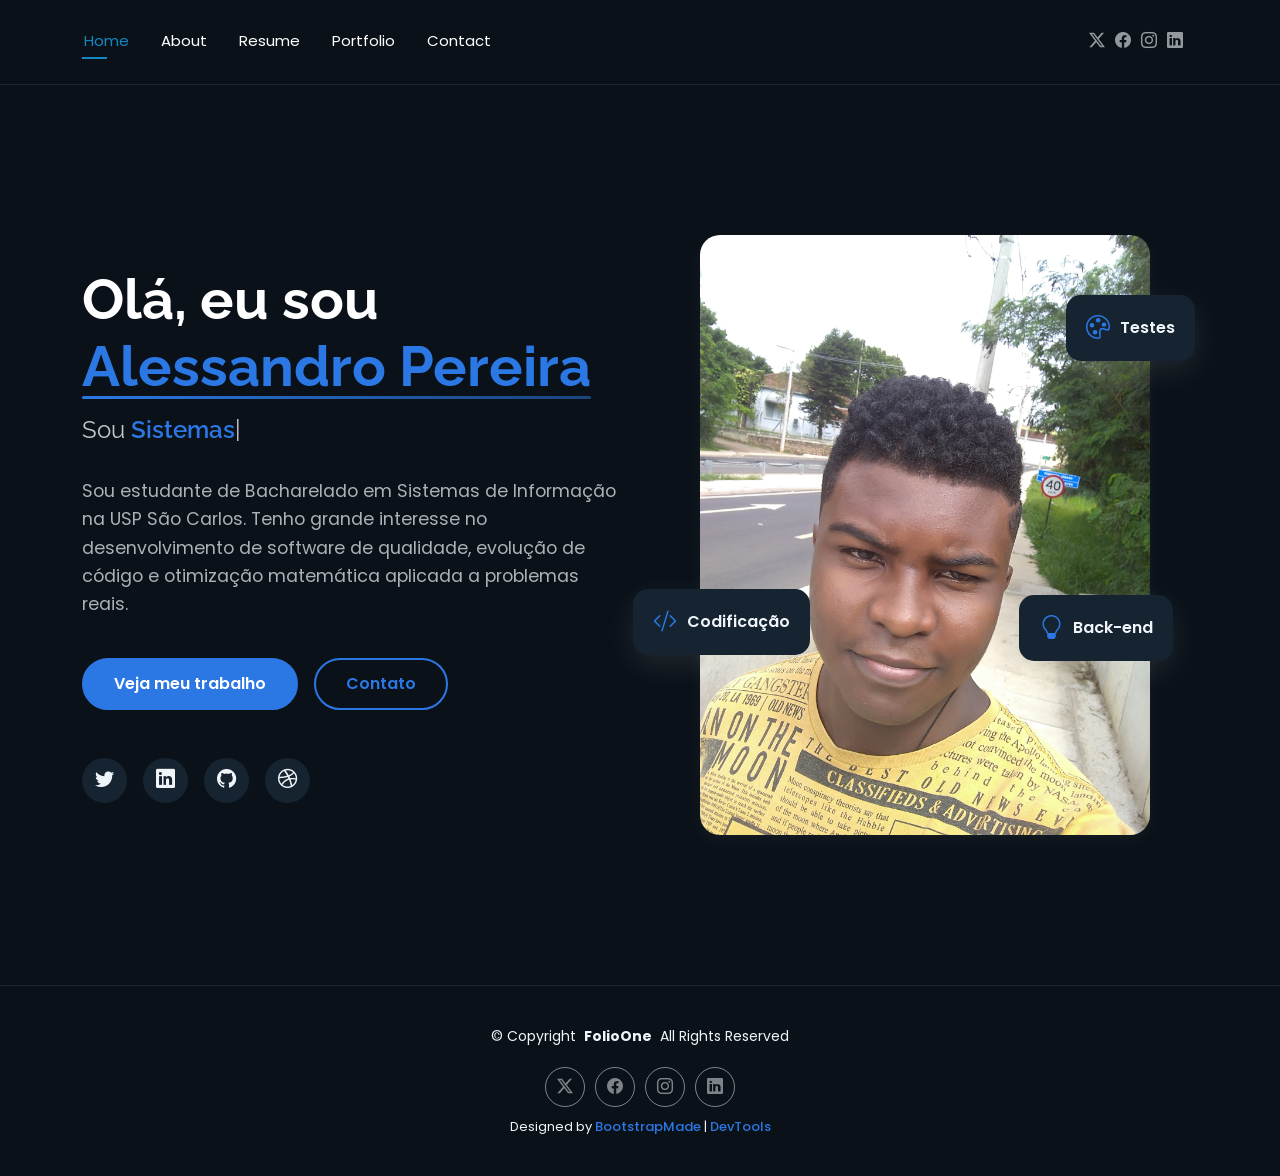
<file: index.html>
<!DOCTYPE html>
<html lang="en">

<head>
  <meta charset="utf-8">
  <meta content="width=device-width, initial-scale=1.0" name="viewport">
  <title>Home</title>
  <meta name="description" content="">
  <meta name="keywords" content="">

  <!-- Favicons -->
  <link href="assets/img/favicon.png" rel="icon">
  <link href="assets/img/apple-touch-icon.png" rel="apple-touch-icon">

  <!-- Fonts -->
  <link href="https://fonts.googleapis.com" rel="preconnect">
  <link href="https://fonts.gstatic.com" rel="preconnect" crossorigin>
  <link href="https://fonts.googleapis.com/css2?family=Roboto:ital,wght@0,100;0,300;0,400;0,500;0,700;0,900;1,100;1,300;1,400;1,500;1,700;1,900&family=Poppins:ital,wght@0,100;0,200;0,300;0,400;0,500;0,600;0,700;0,800;0,900;1,100;1,200;1,300;1,400;1,500;1,600;1,700;1,800;1,900&family=Raleway:ital,wght@0,100;0,200;0,300;0,400;0,500;0,600;0,700;0,800;0,900;1,100;1,200;1,300;1,400;1,500;1,600;1,700;1,800;1,900&display=swap" rel="stylesheet">

  <!-- Vendor CSS Files -->
  <link href="assets/vendor/bootstrap/css/bootstrap.min.css" rel="stylesheet">
  <link href="assets/vendor/bootstrap-icons/bootstrap-icons.css" rel="stylesheet">
  <link href="assets/vendor/aos/aos.css" rel="stylesheet">
  <link href="assets/vendor/swiper/swiper-bundle.min.css" rel="stylesheet">
  <link href="assets/vendor/glightbox/css/glightbox.min.css" rel="stylesheet">

  <!-- Main CSS File -->
  <link href="assets/css/main.css" rel="stylesheet">

  <!-- =======================================================
  * Template Name: FolioOne
  * Template URL: https://bootstrapmade.com/folioone-bootstrap-portfolio-website-template/
  * Updated: Aug 23 2025 with Bootstrap v5.3.7
  * Author: BootstrapMade.com
  * License: https://bootstrapmade.com/license/
  ======================================================== -->
</head>

<body class="index-page">

  <header id="header" class="header d-flex align-items-center light-background sticky-top">
    <div class="container position-relative d-flex align-items-center justify-content-between">

      <!-- <a href="index.html" class="logo d-flex align-items-center me-auto me-xl-0">
      <img src="assets/img/logo.webp" alt="">
      <h1 class="sitename">FolioOne</h1> 
    </a> -->

      <nav id="navmenu" class="navmenu">
        <ul>
          <li><a href="index.html" class="active">Home</a></li>
          <li><a href="about.html">About</a></li>
          <li><a href="resume.html">Resume</a></li>
          <li><a href="portfolio.html">Portfolio</a></li>
          <li><a href="contact.html">Contact</a></li>
        </ul>
        <i class="mobile-nav-toggle d-xl-none bi bi-list"></i>
      </nav>

      <div class="header-social-links">
        <a href="#" class="twitter"><i class="bi bi-twitter-x"></i></a>
        <a href="#" class="facebook"><i class="bi bi-facebook"></i></a>
        <a href="#" class="instagram"><i class="bi bi-instagram"></i></a>
        <a href="#" class="linkedin"><i class="bi bi-linkedin"></i></a>
      </div>

    </div>
  </header>

  <main class="main">

    <!-- Hero Section -->
    <section id="hero" class="hero section">

      <div class="container" data-aos="fade-up" data-aos-delay="100">

        <div class="row gy-4 align-items-center">
          <div class="col-lg-6 order-2 order-lg-1">
            <div class="hero-content">
              <h1 data-aos="fade-up" data-aos-delay="200">Olá, eu sou <span class="highlight">Alessandro Pereira</span></h1>
              <h2 data-aos="fade-up" data-aos-delay="300">Sou <span class="typed" data-typed-items="Sistemas de Informação | USP, Desenvolvedor, Analista, Estudante de Tecnologia, Otimização"></span></h2>
              <p data-aos="fade-up" data-aos-delay="400">Sou estudante de Bacharelado em Sistemas de Informação na USP São Carlos. Tenho grande interesse no desenvolvimento de software de qualidade, evolução de código e otimização matemática aplicada a problemas reais.</p>
              <div class="hero-actions" data-aos="fade-up" data-aos-delay="500">
                <a href="portfolio.html" class="btn btn-primary">Veja meu trabalho</a>
                <a href="contact.html" class="btn btn-outline">Contato</a>
              </div>
              <div class="social-links" data-aos="fade-up" data-aos-delay="600">
                <a href="#"><i class="bi bi-twitter"></i></a>
                <a href="#"><i class="bi bi-linkedin"></i></a>
                <a href="#"><i class="bi bi-github"></i></a>
                <a href="#"><i class="bi bi-dribbble"></i></a>
              </div>
            </div>
          </div>
          <div class="col-lg-6 order-1 order-lg-2">
            <div class="hero-image" data-aos="zoom-in" data-aos-delay="300">
              <div class="image-wrapper">
                <img src="assets/img/profile/eu.jpg" alt="Sarah Mitchell" class="img-fluid">
                <div class="floating-elements">
                  <div class="floating-card design" data-aos="fade-left" data-aos-delay="700">
                    <i class="bi bi-palette"></i>
                    <span>Testes</span>
                  </div>
                  <div class="floating-card code" data-aos="fade-right" data-aos-delay="800">
                    <i class="bi bi-code-slash"></i>
                    <span>Codificação</span>
                  </div>
                  <div class="floating-card creativity" data-aos="fade-up" data-aos-delay="900">
                    <i class="bi bi-lightbulb"></i>
                    <span>Back-end</span>
                  </div>
                </div>
              </div>
            </div>
          </div>
        </div>

      </div>

    </section><!-- /Hero Section -->

  </main>

  <footer id="footer" class="footer">

    <div class="container">
      <div class="copyright text-center ">
        <p>© <span>Copyright</span> <strong class="px-1 sitename">FolioOne</strong> <span>All Rights Reserved<br></span></p>
      </div>
      <div class="social-links d-flex justify-content-center">
        <a href=""><i class="bi bi-twitter-x"></i></a>
        <a href=""><i class="bi bi-facebook"></i></a>
        <a href=""><i class="bi bi-instagram"></i></a>
        <a href=""><i class="bi bi-linkedin"></i></a>
      </div>
      <div class="credits">
        <!-- All the links in the footer should remain intact. -->
        <!-- You can delete the links only if you've purchased the pro version. -->
        <!-- Licensing information: https://bootstrapmade.com/license/ -->
        <!-- Purchase the pro version with working PHP/AJAX contact form: [buy-url] -->
        Designed by <a href="https://bootstrapmade.com/">BootstrapMade</a> | <a href="https://bootstrapmade.com/tools/">DevTools</a>
      </div>
    </div>

  </footer>

  <!-- Scroll Top -->
  <a href="#" id="scroll-top" class="scroll-top d-flex align-items-center justify-content-center"><i class="bi bi-arrow-up-short"></i></a>

  <!-- Preloader -->
  <div id="preloader"></div>

  <!-- Vendor JS Files -->
  <script src="assets/vendor/bootstrap/js/bootstrap.bundle.min.js"></script>
  <script src="assets/vendor/php-email-form/validate.js"></script>
  <script src="assets/vendor/aos/aos.js"></script>
  <script src="assets/vendor/typed.js/typed.umd.js"></script>
  <script src="assets/vendor/waypoints/noframework.waypoints.js"></script>
  <script src="assets/vendor/purecounter/purecounter_vanilla.js"></script>
  <script src="assets/vendor/swiper/swiper-bundle.min.js"></script>
  <script src="assets/vendor/imagesloaded/imagesloaded.pkgd.min.js"></script>
  <script src="assets/vendor/isotope-layout/isotope.pkgd.min.js"></script>
  <script src="assets/vendor/glightbox/js/glightbox.min.js"></script>

  <!-- Main JS File -->
  <script src="assets/js/main.js"></script>

</body>

</html>
</file>
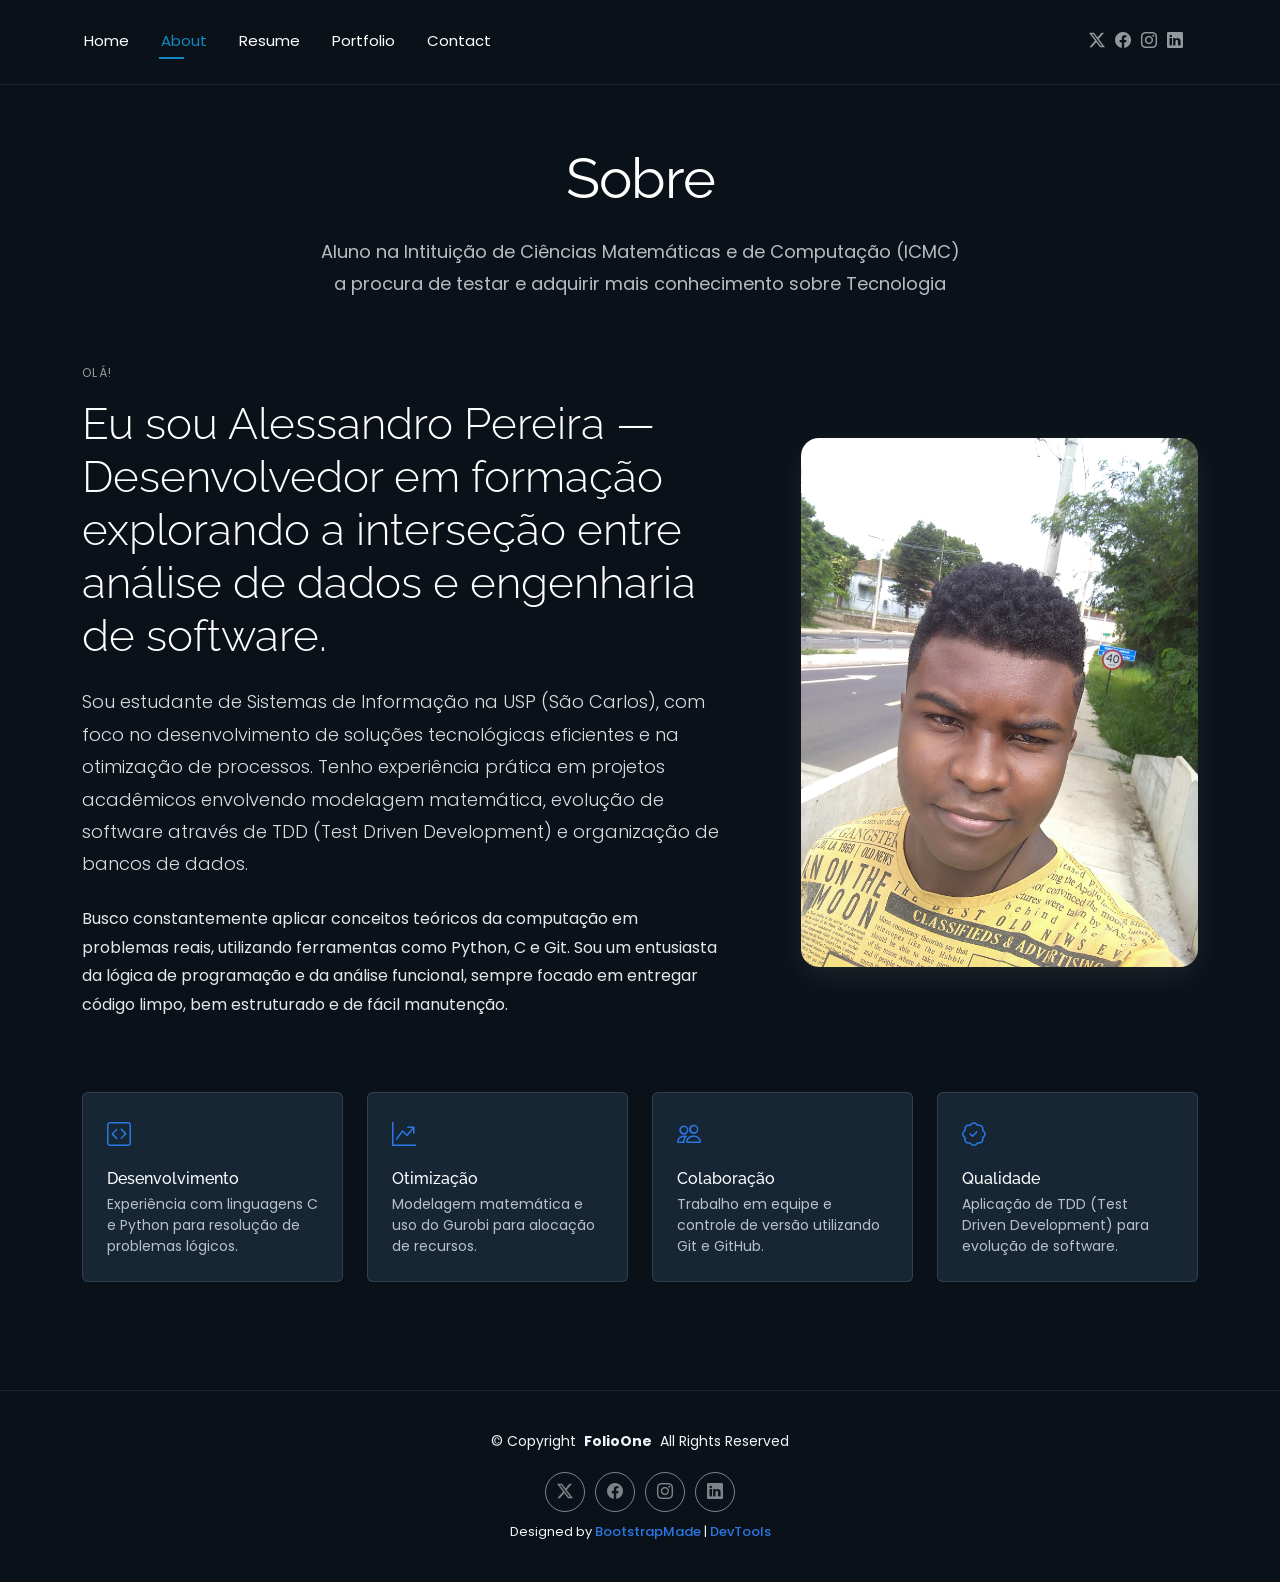
<file: about.html>
<!DOCTYPE html>
<html lang="en">

<head>
  <meta charset="utf-8">
  <meta content="width=device-width, initial-scale=1.0" name="viewport">
  <title>About</title>
  <meta name="description" content="">
  <meta name="keywords" content="">

  <!-- Favicons -->
  <link href="assets/img/favicon.png" rel="icon">
  <link href="assets/img/apple-touch-icon.png" rel="apple-touch-icon">

  <!-- Fonts -->
  <link href="https://fonts.googleapis.com" rel="preconnect">
  <link href="https://fonts.gstatic.com" rel="preconnect" crossorigin>
  <link href="https://fonts.googleapis.com/css2?family=Roboto:ital,wght@0,100;0,300;0,400;0,500;0,700;0,900;1,100;1,300;1,400;1,500;1,700;1,900&family=Poppins:ital,wght@0,100;0,200;0,300;0,400;0,500;0,600;0,700;0,800;0,900;1,100;1,200;1,300;1,400;1,500;1,600;1,700;1,800;1,900&family=Raleway:ital,wght@0,100;0,200;0,300;0,400;0,500;0,600;0,700;0,800;0,900;1,100;1,200;1,300;1,400;1,500;1,600;1,700;1,800;1,900&display=swap" rel="stylesheet">

  <!-- Vendor CSS Files -->
  <link href="assets/vendor/bootstrap/css/bootstrap.min.css" rel="stylesheet">
  <link href="assets/vendor/bootstrap-icons/bootstrap-icons.css" rel="stylesheet">
  <link href="assets/vendor/aos/aos.css" rel="stylesheet">
  <link href="assets/vendor/swiper/swiper-bundle.min.css" rel="stylesheet">
  <link href="assets/vendor/glightbox/css/glightbox.min.css" rel="stylesheet">

  <!-- Main CSS File -->
  <link href="assets/css/main.css" rel="stylesheet">

  <!-- =======================================================
  * Template Name: FolioOne
  * Template URL: https://bootstrapmade.com/folioone-bootstrap-portfolio-website-template/
  * Updated: Aug 23 2025 with Bootstrap v5.3.7
  * Author: BootstrapMade.com
  * License: https://bootstrapmade.com/license/
  ======================================================== -->
</head>

<body class="about-page">

  <header id="header" class="header d-flex align-items-center light-background sticky-top">
    <div class="container position-relative d-flex align-items-center justify-content-between">

      <!-- <a href="index.html" class="logo d-flex align-items-center me-auto me-xl-0">
      <img src="assets/img/logo.webp" alt="">
      <h1 class="sitename">FolioOne</h1> 
    </a> -->

      <nav id="navmenu" class="navmenu">
        <ul>
          <li><a href="index.html">Home</a></li>
          <li><a href="about.html" class="active">About</a></li>
          <li><a href="resume.html">Resume</a></li>
          <li><a href="portfolio.html">Portfolio</a></li>
          <li><a href="contact.html">Contact</a></li>
        </ul>
        <i class="mobile-nav-toggle d-xl-none bi bi-list"></i>
      </nav>

      <div class="header-social-links">
        <a href="#" class="twitter"><i class="bi bi-twitter-x"></i></a>
        <a href="#" class="facebook"><i class="bi bi-facebook"></i></a>
        <a href="#" class="instagram"><i class="bi bi-instagram"></i></a>
        <a href="#" class="linkedin"><i class="bi bi-linkedin"></i></a>
      </div>

    </div>
  </header>

  <main class="main">

    <!-- About Section -->
    <section id="about" class="about section">

      <!-- Section Title -->
      <div class="container section-title" data-aos="fade-up">
        <h2>Sobre</h2>
        <p>Aluno na Intituição de Ciências Matemáticas e de Computação (ICMC) a procura de testar e adquirir mais conhecimento sobre Tecnologia</p>
      </div><!-- End Section Title -->

      <div class="container" data-aos="fade-up" data-aos-delay="100">

        <!-- Intro + Photo -->
        <div class="row align-items-center justify-content-between gy-5 mb-5">
          <div class="col-lg-7" data-aos="fade-right" data-aos-delay="150">
            <div class="intro-content">
              <span class="eyebrow">Olá!</span>
              <h2 class="headline">Eu sou Alessandro Pereira — Desenvolvedor em formação explorando a interseção entre análise de dados e engenharia de software.</h2>
              <p class="lead">
                Sou estudante de Sistemas de Informação na USP (São Carlos), com foco no desenvolvimento de soluções tecnológicas eficientes e na otimização de processos. Tenho experiência prática em projetos acadêmicos envolvendo modelagem matemática, evolução de software através de TDD (Test Driven Development) e organização de bancos de dados.
              </p>
              <p>
                Busco constantemente aplicar conceitos teóricos da computação em problemas reais, utilizando ferramentas como Python, C e Git. Sou um entusiasta da lógica de programação e da análise funcional, sempre focado em entregar código limpo, bem estruturado e de fácil manutenção.
              </p>

              
            </div>
          </div>

          <div class="col-lg-5" data-aos="zoom-in" data-aos-delay="250">
            <figure class="profile-figure text-center text-lg-end">
              <img src="assets/img/profile/eu.jpg" alt="Portrait of Alex" class="img-fluid profile-photo">
            </figure>
          </div>
        </div>
        <!-- End Intro + Photo -->

        <!-- Skills Grid -->
        <div class="mb-5">
          <div class="row g-4">
            <div class="col-6 col-md-4 col-lg-3" data-aos="fade-up" data-aos-delay="120">
              <div class="skill-item">
                <i class="bi bi-code-square"></i>
                <h3>Desenvolvimento</h3>
                <p>Experiência com linguagens C e Python para resolução de problemas lógicos.</p>
              </div>
            </div>
            
            <div class="col-6 col-md-4 col-lg-3" data-aos="fade-up" data-aos-delay="180">
              <div class="skill-item">
                <i class="bi bi-graph-up-arrow"></i>
                <h3>Otimização</h3>
                <p>Modelagem matemática e uso do Gurobi para alocação de recursos.</p>
              </div>
            </div>
            
            <div class="col-6 col-md-4 col-lg-3" data-aos="fade-up" data-aos-delay="240">
              <div class="skill-item">
                <i class="bi bi-people"></i>
                <h3>Colaboração</h3>
                <p>Trabalho em equipe e controle de versão utilizando Git e GitHub.</p>
              </div>
            </div>
            
            <div class="col-6 col-md-4 col-lg-3" data-aos="fade-up" data-aos-delay="300">
              <div class="skill-item">
                <i class="bi bi-patch-check"></i>
                <h3>Qualidade</h3>
                <p>Aplicação de TDD (Test Driven Development) para evolução de software.</p>
              </div>
            </div>
          </div>
        </div>
        <!-- End Skills Grid -->
      </div>

    </section><!-- /About Section -->

    

    

  </main>

  <footer id="footer" class="footer">

    <div class="container">
      <div class="copyright text-center ">
        <p>© <span>Copyright</span> <strong class="px-1 sitename">FolioOne</strong> <span>All Rights Reserved<br></span></p>
      </div>
      <div class="social-links d-flex justify-content-center">
        <a href=""><i class="bi bi-twitter-x"></i></a>
        <a href=""><i class="bi bi-facebook"></i></a>
        <a href=""><i class="bi bi-instagram"></i></a>
        <a href=""><i class="bi bi-linkedin"></i></a>
      </div>
      <div class="credits">
        <!-- All the links in the footer should remain intact. -->
        <!-- You can delete the links only if you've purchased the pro version. -->
        <!-- Licensing information: https://bootstrapmade.com/license/ -->
        <!-- Purchase the pro version with working PHP/AJAX contact form: [buy-url] -->
        Designed by <a href="https://bootstrapmade.com/">BootstrapMade</a> | <a href="https://bootstrapmade.com/tools/">DevTools</a>
      </div>
    </div>

  </footer>

  <!-- Scroll Top -->
  <a href="#" id="scroll-top" class="scroll-top d-flex align-items-center justify-content-center"><i class="bi bi-arrow-up-short"></i></a>

  <!-- Preloader -->
  <div id="preloader"></div>

  <!-- Vendor JS Files -->
  <script src="assets/vendor/bootstrap/js/bootstrap.bundle.min.js"></script>
  <script src="assets/vendor/php-email-form/validate.js"></script>
  <script src="assets/vendor/aos/aos.js"></script>
  <script src="assets/vendor/typed.js/typed.umd.js"></script>
  <script src="assets/vendor/waypoints/noframework.waypoints.js"></script>
  <script src="assets/vendor/purecounter/purecounter_vanilla.js"></script>
  <script src="assets/vendor/swiper/swiper-bundle.min.js"></script>
  <script src="assets/vendor/imagesloaded/imagesloaded.pkgd.min.js"></script>
  <script src="assets/vendor/isotope-layout/isotope.pkgd.min.js"></script>
  <script src="assets/vendor/glightbox/js/glightbox.min.js"></script>

  <!-- Main JS File -->
  <script src="assets/js/main.js"></script>

</body>

</html>
</file>
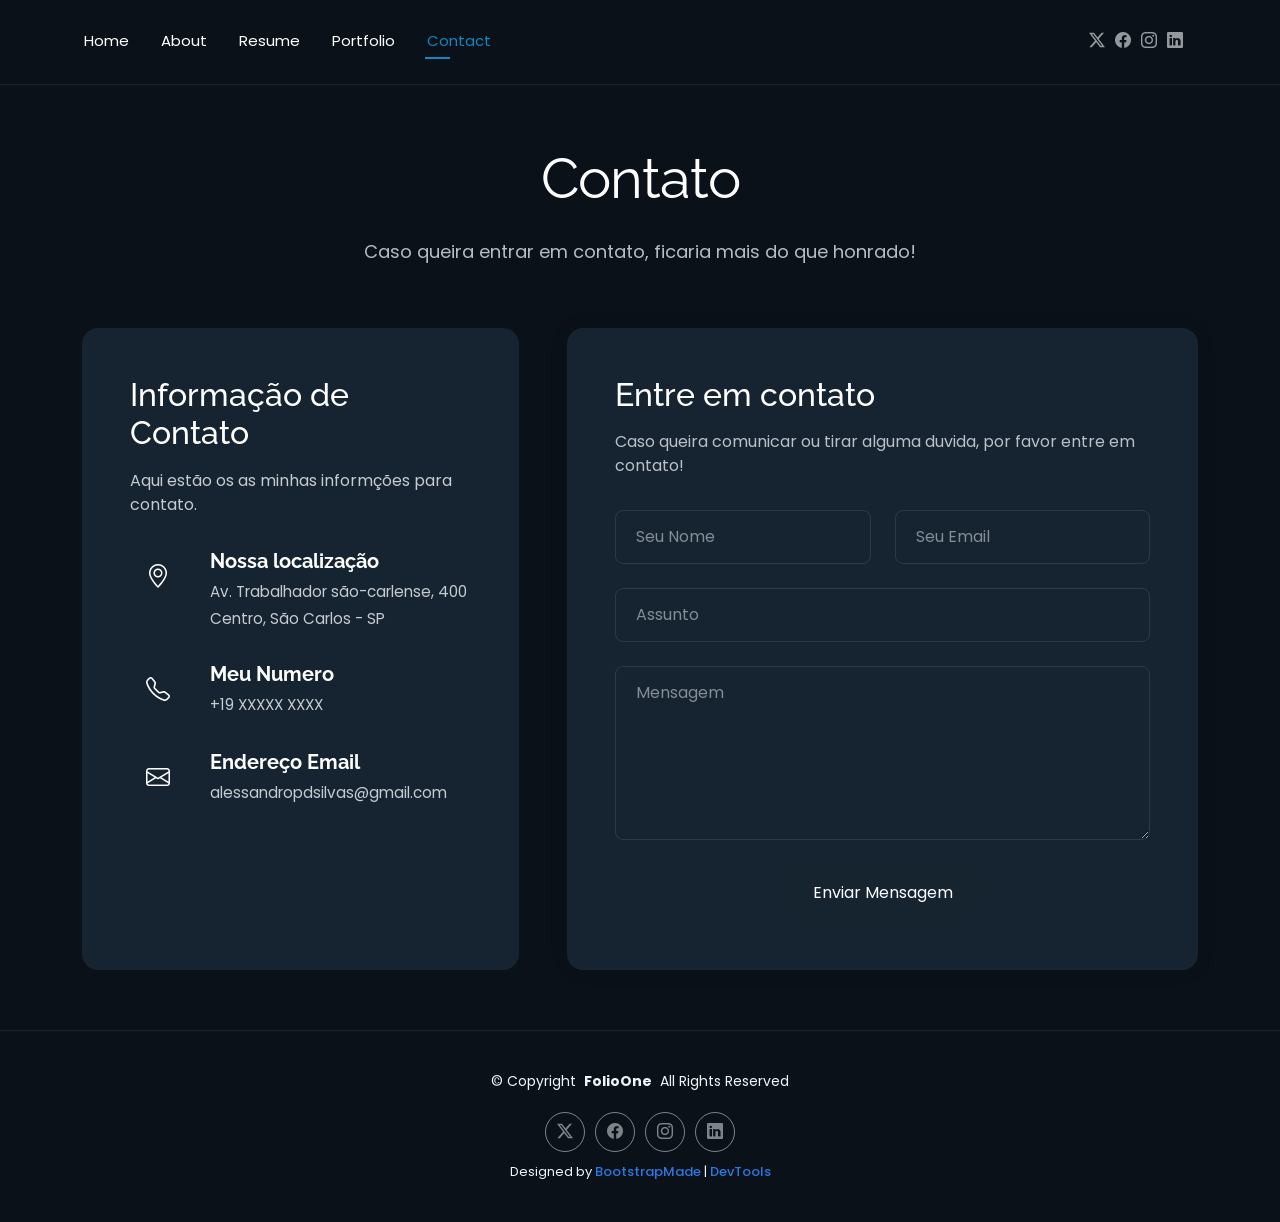
<file: contact.html>
<!DOCTYPE html>
<html lang="en">

<head>
  <meta charset="utf-8">
  <meta content="width=device-width, initial-scale=1.0" name="viewport">
  <title>Contact</title>
  <meta name="description" content="">
  <meta name="keywords" content="">

  <!-- Favicons -->
  <link href="assets/img/favicon.png" rel="icon">
  <link href="assets/img/apple-touch-icon.png" rel="apple-touch-icon">

  <!-- Fonts -->
  <link href="https://fonts.googleapis.com" rel="preconnect">
  <link href="https://fonts.gstatic.com" rel="preconnect" crossorigin>
  <link href="https://fonts.googleapis.com/css2?family=Roboto:ital,wght@0,100;0,300;0,400;0,500;0,700;0,900;1,100;1,300;1,400;1,500;1,700;1,900&family=Poppins:ital,wght@0,100;0,200;0,300;0,400;0,500;0,600;0,700;0,800;0,900;1,100;1,200;1,300;1,400;1,500;1,600;1,700;1,800;1,900&family=Raleway:ital,wght@0,100;0,200;0,300;0,400;0,500;0,600;0,700;0,800;0,900;1,100;1,200;1,300;1,400;1,500;1,600;1,700;1,800;1,900&display=swap" rel="stylesheet">

  <!-- Vendor CSS Files -->
  <link href="assets/vendor/bootstrap/css/bootstrap.min.css" rel="stylesheet">
  <link href="assets/vendor/bootstrap-icons/bootstrap-icons.css" rel="stylesheet">
  <link href="assets/vendor/aos/aos.css" rel="stylesheet">
  <link href="assets/vendor/swiper/swiper-bundle.min.css" rel="stylesheet">
  <link href="assets/vendor/glightbox/css/glightbox.min.css" rel="stylesheet">

  <!-- Main CSS File -->
  <link href="assets/css/main.css" rel="stylesheet">

  <!-- =======================================================
  * Template Name: FolioOne
  * Template URL: https://bootstrapmade.com/folioone-bootstrap-portfolio-website-template/
  * Updated: Aug 23 2025 with Bootstrap v5.3.7
  * Author: BootstrapMade.com
  * License: https://bootstrapmade.com/license/
  ======================================================== -->
</head>

<body class="contact-page">

  <header id="header" class="header d-flex align-items-center light-background sticky-top">
    <div class="container position-relative d-flex align-items-center justify-content-between">

      <!-- <a href="index.html" class="logo d-flex align-items-center me-auto me-xl-0">
      <img src="assets/img/logo.webp" alt="">
      <h1 class="sitename">FolioOne</h1> 
    </a> -->

      <nav id="navmenu" class="navmenu">
        <ul>
          <li><a href="index.html">Home</a></li>
          <li><a href="about.html">About</a></li>
          <li><a href="resume.html">Resume</a></li>
          <li><a href="portfolio.html">Portfolio</a></li>
          <li><a href="contact.html" class="active">Contact</a></li>
        </ul>
        <i class="mobile-nav-toggle d-xl-none bi bi-list"></i>
      </nav>

      <div class="header-social-links">
        <a href="#" class="twitter"><i class="bi bi-twitter-x"></i></a>
        <a href="#" class="facebook"><i class="bi bi-facebook"></i></a>
        <a href="#" class="instagram"><i class="bi bi-instagram"></i></a>
        <a href="#" class="linkedin"><i class="bi bi-linkedin"></i></a>
      </div>

    </div>
  </header>

  <main class="main">

    <!-- Contact Section -->
    <section id="contact" class="contact section">

      <!-- Section Title -->
      <div class="container section-title" data-aos="fade-up">
        <h2>Contato</h2>
        <p>Caso queira entrar em contato, ficaria mais do que honrado!</p>
      </div><!-- End Section Title -->

      <div class="container" data-aos="fade-up" data-aos-delay="100">

        <div class="row g-4 g-lg-5">
          <div class="col-lg-5">
            <div class="info-box" data-aos="fade-up" data-aos-delay="200">
              <h3>Informação de Contato</h3>
              <p>Aqui estão os as minhas informções para contato.</p>

              <div class="info-item" data-aos="fade-up" data-aos-delay="300">
                <div class="icon-box">
                  <i class="bi bi-geo-alt"></i>
                </div>
                <div class="content">
                  <h4>Nossa localização</h4>
                  <p>Av. Trabalhador são-carlense, 400</p>
                  <p>Centro, São Carlos - SP</p>
                </div>
              </div>

              <div class="info-item" data-aos="fade-up" data-aos-delay="400">
                <div class="icon-box">
                  <i class="bi bi-telephone"></i>
                </div>
                <div class="content">
                  <h4>Meu Numero</h4>
                  <p>+19 XXXXX XXXX</p>
                </div>
              </div>

              <div class="info-item" data-aos="fade-up" data-aos-delay="500">
                <div class="icon-box">
                  <i class="bi bi-envelope"></i>
                </div>
                <div class="content">
                  <h4>Endereço Email </h4>
                  <p>alessandropdsilvas@gmail.com</p>
                </div>
              </div>
            </div>
          </div>

          <div class="col-lg-7">
            <div class="contact-form" data-aos="fade-up" data-aos-delay="300">
              <h3>Entre em contato</h3>
              <p>Caso queira comunicar ou tirar alguma duvida, por favor entre em contato!</p>

              <form action="forms/contact.php" method="post" class="php-email-form" data-aos="fade-up" data-aos-delay="200">
                <div class="row gy-4">

                  <div class="col-md-6">
                    <input type="text" name="name" class="form-control" placeholder="Seu Nome" required="">
                  </div>

                  <div class="col-md-6 ">
                    <input type="email" class="form-control" name="email" placeholder="Seu Email" required="">
                  </div>

                  <div class="col-12">
                    <input type="text" class="form-control" name="subject" placeholder="Assunto" required="">
                  </div>

                  <div class="col-12">
                    <textarea class="form-control" name="message" rows="6" placeholder="Mensagem" required=""></textarea>
                  </div>

                  <div class="col-12 text-center">
                    <div class="loading">Carregando</div>
                    <div class="error-message"></div>
                    <div class="sent-message">Sua Mensagem foi enviada. Obrigado!</div>

                    <button type="submit" class="btn">Enviar Mensagem</button>
                  </div>

                </div>
              </form>

            </div>
          </div>

        </div>

      </div>

    </section><!-- /Contact Section -->

  </main>

  <footer id="footer" class="footer">

    <div class="container">
      <div class="copyright text-center ">
        <p>© <span>Copyright</span> <strong class="px-1 sitename">FolioOne</strong> <span>All Rights Reserved<br></span></p>
      </div>
      <div class="social-links d-flex justify-content-center">
        <a href=""><i class="bi bi-twitter-x"></i></a>
        <a href=""><i class="bi bi-facebook"></i></a>
        <a href=""><i class="bi bi-instagram"></i></a>
        <a href=""><i class="bi bi-linkedin"></i></a>
      </div>
      <div class="credits">
        <!-- All the links in the footer should remain intact. -->
        <!-- You can delete the links only if you've purchased the pro version. -->
        <!-- Licensing information: https://bootstrapmade.com/license/ -->
        <!-- Purchase the pro version with working PHP/AJAX contact form: [buy-url] -->
        Designed by <a href="https://bootstrapmade.com/">BootstrapMade</a> | <a href="https://bootstrapmade.com/tools/">DevTools</a>
      </div>
    </div>

  </footer>

  <!-- Scroll Top -->
  <a href="#" id="scroll-top" class="scroll-top d-flex align-items-center justify-content-center"><i class="bi bi-arrow-up-short"></i></a>

  <!-- Preloader -->
  <div id="preloader"></div>

  <!-- Vendor JS Files -->
  <script src="assets/vendor/bootstrap/js/bootstrap.bundle.min.js"></script>
  <script src="assets/vendor/php-email-form/validate.js"></script>
  <script src="assets/vendor/aos/aos.js"></script>
  <script src="assets/vendor/typed.js/typed.umd.js"></script>
  <script src="assets/vendor/waypoints/noframework.waypoints.js"></script>
  <script src="assets/vendor/purecounter/purecounter_vanilla.js"></script>
  <script src="assets/vendor/swiper/swiper-bundle.min.js"></script>
  <script src="assets/vendor/imagesloaded/imagesloaded.pkgd.min.js"></script>
  <script src="assets/vendor/isotope-layout/isotope.pkgd.min.js"></script>
  <script src="assets/vendor/glightbox/js/glightbox.min.js"></script>

  <!-- Main JS File -->
  <script src="assets/js/main.js"></script>

</body>

</html>
</file>
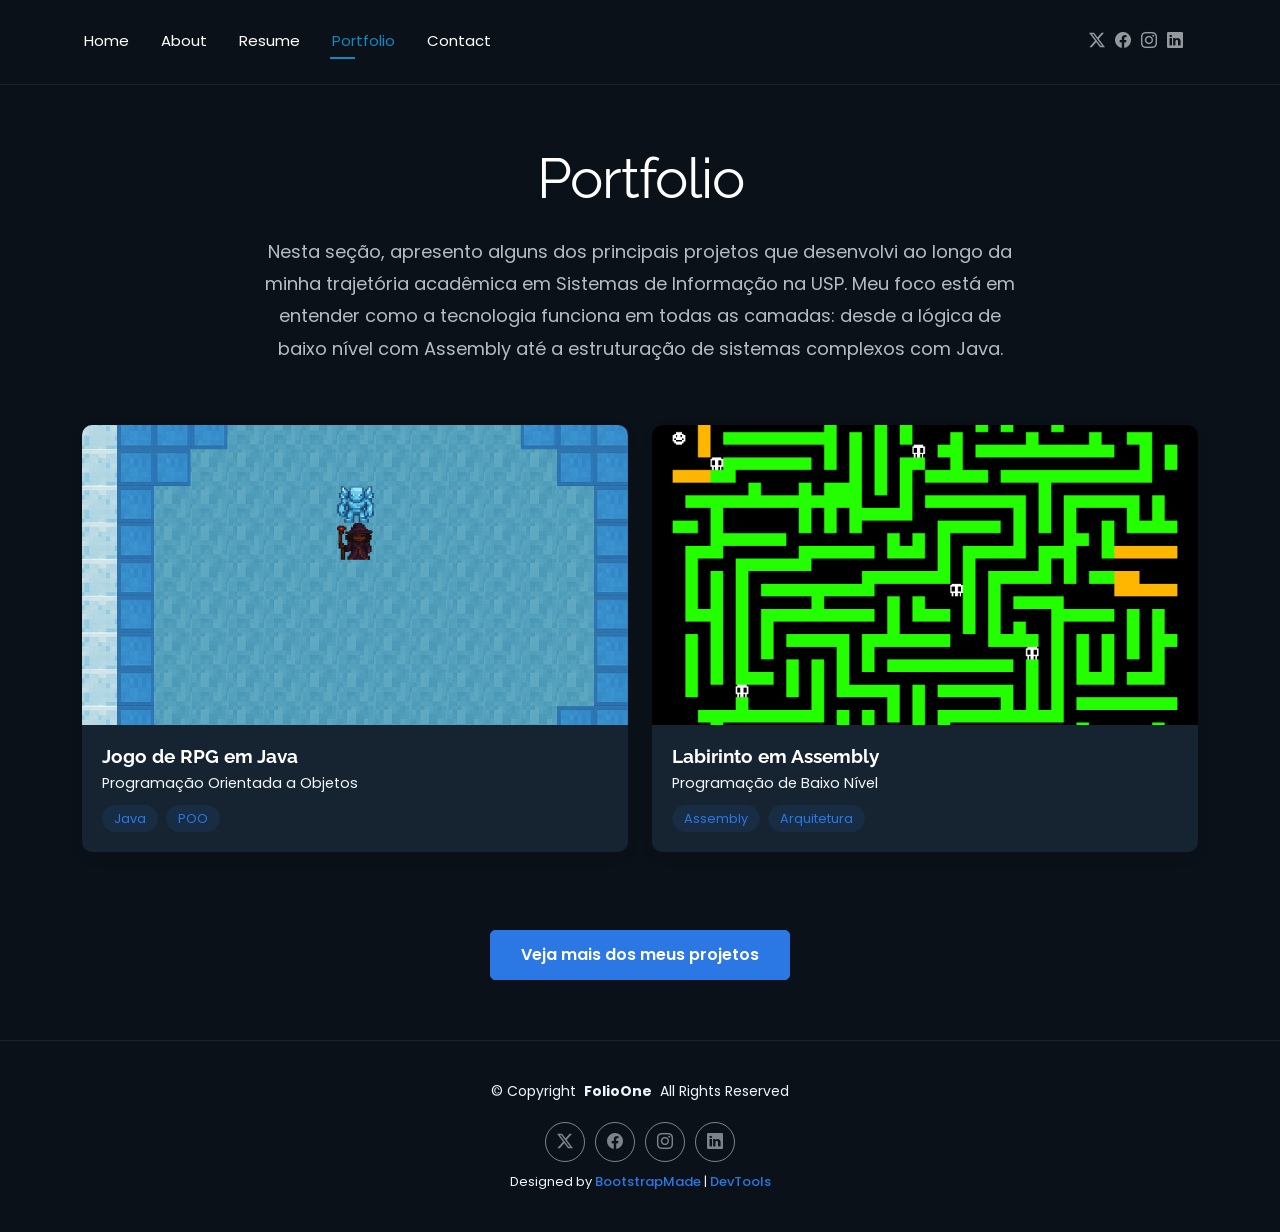
<file: portfolio.html>
<!DOCTYPE html>
<html lang="en">

<head>
  <meta charset="utf-8">
  <meta content="width=device-width, initial-scale=1.0" name="viewport">
  <title>Portfolio</title>
  <meta name="description" content="">
  <meta name="keywords" content="">

  <!-- Favicons -->
  <link href="assets/img/favicon.png" rel="icon">
  <link href="assets/img/apple-touch-icon.png" rel="apple-touch-icon">

  <!-- Fonts -->
  <link href="https://fonts.googleapis.com" rel="preconnect">
  <link href="https://fonts.gstatic.com" rel="preconnect" crossorigin>
  <link href="https://fonts.googleapis.com/css2?family=Roboto:ital,wght@0,100;0,300;0,400;0,500;0,700;0,900;1,100;1,300;1,400;1,500;1,700;1,900&family=Poppins:ital,wght@0,100;0,200;0,300;0,400;0,500;0,600;0,700;0,800;0,900;1,100;1,200;1,300;1,400;1,500;1,600;1,700;1,800;1,900&family=Raleway:ital,wght@0,100;0,200;0,300;0,400;0,500;0,600;0,700;0,800;0,900;1,100;1,200;1,300;1,400;1,500;1,600;1,700;1,800;1,900&display=swap" rel="stylesheet">

  <!-- Vendor CSS Files -->
  <link href="assets/vendor/bootstrap/css/bootstrap.min.css" rel="stylesheet">
  <link href="assets/vendor/bootstrap-icons/bootstrap-icons.css" rel="stylesheet">
  <link href="assets/vendor/aos/aos.css" rel="stylesheet">
  <link href="assets/vendor/swiper/swiper-bundle.min.css" rel="stylesheet">
  <link href="assets/vendor/glightbox/css/glightbox.min.css" rel="stylesheet">

  <!-- Main CSS File -->
  <link href="assets/css/main.css" rel="stylesheet">

  <!-- =======================================================
  * Template Name: FolioOne
  * Template URL: https://bootstrapmade.com/folioone-bootstrap-portfolio-website-template/
  * Updated: Aug 23 2025 with Bootstrap v5.3.7
  * Author: BootstrapMade.com
  * License: https://bootstrapmade.com/license/
  ======================================================== -->
</head>

<body class="portfolio-page">

  <header id="header" class="header d-flex align-items-center light-background sticky-top">
    <div class="container position-relative d-flex align-items-center justify-content-between">

      <!-- <a href="index.html" class="logo d-flex align-items-center me-auto me-xl-0">
      <img src="assets/img/logo.webp" alt="">
      <h1 class="sitename">FolioOne</h1> 
    </a> -->

      <nav id="navmenu" class="navmenu">
        <ul>
          <li><a href="index.html">Home</a></li>
          <li><a href="about.html">About</a></li>
          <li><a href="resume.html">Resume</a></li>
          <li><a href="portfolio.html" class="active">Portfolio</a></li>
          <li><a href="contact.html">Contact</a></li>
        </ul>
        <i class="mobile-nav-toggle d-xl-none bi bi-list"></i>
      </nav>

      <div class="header-social-links">
        <a href="#" class="twitter"><i class="bi bi-twitter-x"></i></a>
        <a href="#" class="facebook"><i class="bi bi-facebook"></i></a>
        <a href="#" class="instagram"><i class="bi bi-instagram"></i></a>
        <a href="#" class="linkedin"><i class="bi bi-linkedin"></i></a>
      </div>

    </div>
  </header>

  <main class="main">

    <!-- Portfolio Section -->
    <section id="portfolio" class="portfolio section">

      <!-- Section Title -->
      <div class="container section-title" data-aos="fade-up">
        <h2>Portfolio</h2>
        <p>Nesta seção, apresento alguns dos principais projetos que desenvolvi ao longo da minha trajetória acadêmica em Sistemas de Informação na USP. Meu foco está em entender como a tecnologia funciona em todas as camadas: desde a lógica de baixo nível com Assembly até a estruturação de sistemas complexos com Java.</p>
      </div><!-- End Section Title -->

      <div class="container" data-aos="fade-up" data-aos-delay="100">

        <div class="isotope-layout" data-default-filter="*" data-layout="masonry" data-sort="original-order">
          
          <div class="row gy-4 isotope-container" data-aos="fade-up" data-aos-delay="300">

            <div class="col-lg-6 col-md-6 portfolio-item isotope-item">
              <div class="portfolio-card">
                <div class="portfolio-img">
                  <img src="assets/img/portfolio/aerya.png" alt="Jogo em Java" class="img-fluid" style="width: 100%; height: 300px; object-fit: cover;">
                  <div class="portfolio-overlay">
                    <a href="assets/img/portfolio/aerya.png" class="glightbox portfolio-lightbox"><i class="bi bi-plus"></i></a>
                    <a href="https://github.com/Alessandro-BSI-USP/Aerya" class="portfolio-details-link"><i class="bi bi-link"></i></a>
                  </div>
                </div>
                <div class="portfolio-info">
                  <h4>Jogo de RPG em Java</h4>
                  <p>Programação Orientada a Objetos</p>
                  <div class="portfolio-tags">
                    <span>Java</span>
                    <span>POO</span>
                  </div>
                </div>
              </div>
            </div>

            <div class="col-lg-6 col-md-6 portfolio-item isotope-item">
              <div class="portfolio-card">
                <div class="portfolio-img">
                  <img src="assets/img/portfolio/darkmaze.png" alt="Jogo em Assembly" class="img-fluid" style="width: 100%; height: 300px; object-fit: cover;">
                  <div class="portfolio-overlay">
                    <a href="assets/img/portfolio/darkmaze.png" class="glightbox portfolio-lightbox"><i class="bi bi-plus"></i></a>
                    <a href="https://github.com/Alessandro-BSI-USP/DarkMaze" class="portfolio-details-link"><i class="bi bi-link"></i></a>
                  </div>
                </div>
                <div class="portfolio-info">
                  <h4>Labirinto em Assembly</h4>
                  <p>Programação de Baixo Nível</p>
                  <div class="portfolio-tags">
                    <span>Assembly</span>
                    <span>Arquitetura</span>
                  </div>
                </div>
              </div>
            </div>

          </div>
          <!-- End Portfolio Items Container -->

        </div>

        <div class="text-center mt-5" data-aos="fade-up" data-aos-delay="400">
          <a href="https://github.com/Alessandro-BSI-USP" class="btn btn-primary">Veja mais dos meus projetos</a>
        </div>

      </div>

    </section><!-- /Portfolio Section -->

  </main>

  <footer id="footer" class="footer">

    <div class="container">
      <div class="copyright text-center ">
        <p>© <span>Copyright</span> <strong class="px-1 sitename">FolioOne</strong> <span>All Rights Reserved<br></span></p>
      </div>
      <div class="social-links d-flex justify-content-center">
        <a href=""><i class="bi bi-twitter-x"></i></a>
        <a href=""><i class="bi bi-facebook"></i></a>
        <a href=""><i class="bi bi-instagram"></i></a>
        <a href=""><i class="bi bi-linkedin"></i></a>
      </div>
      <div class="credits">
        <!-- All the links in the footer should remain intact. -->
        <!-- You can delete the links only if you've purchased the pro version. -->
        <!-- Licensing information: https://bootstrapmade.com/license/ -->
        <!-- Purchase the pro version with working PHP/AJAX contact form: [buy-url] -->
        Designed by <a href="https://bootstrapmade.com/">BootstrapMade</a> | <a href="https://bootstrapmade.com/tools/">DevTools</a>
      </div>
    </div>

  </footer>

  <!-- Scroll Top -->
  <a href="#" id="scroll-top" class="scroll-top d-flex align-items-center justify-content-center"><i class="bi bi-arrow-up-short"></i></a>

  <!-- Preloader -->
  <div id="preloader"></div>

  <!-- Vendor JS Files -->
  <script src="assets/vendor/bootstrap/js/bootstrap.bundle.min.js"></script>
  <script src="assets/vendor/php-email-form/validate.js"></script>
  <script src="assets/vendor/aos/aos.js"></script>
  <script src="assets/vendor/typed.js/typed.umd.js"></script>
  <script src="assets/vendor/waypoints/noframework.waypoints.js"></script>
  <script src="assets/vendor/purecounter/purecounter_vanilla.js"></script>
  <script src="assets/vendor/swiper/swiper-bundle.min.js"></script>
  <script src="assets/vendor/imagesloaded/imagesloaded.pkgd.min.js"></script>
  <script src="assets/vendor/isotope-layout/isotope.pkgd.min.js"></script>
  <script src="assets/vendor/glightbox/js/glightbox.min.js"></script>

  <!-- Main JS File -->
  <script src="assets/js/main.js"></script>

</body>

</html>
</file>
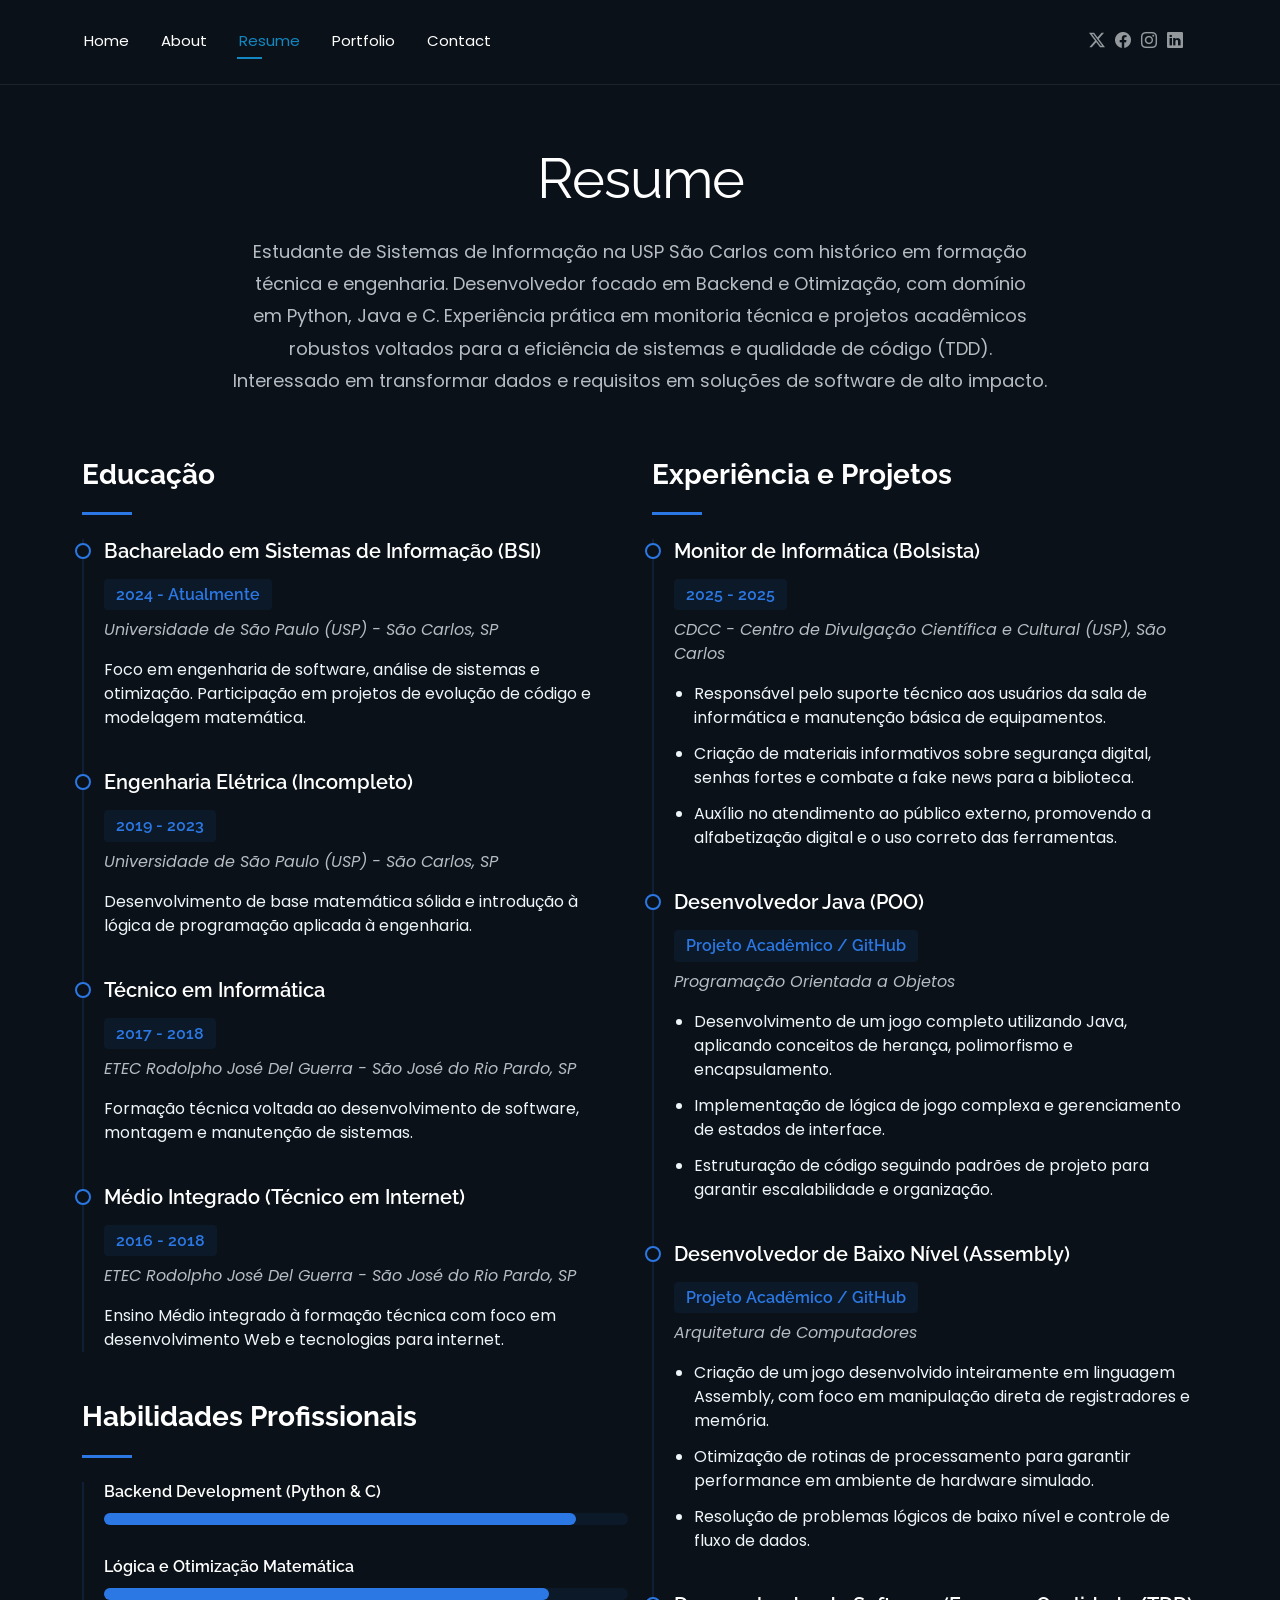
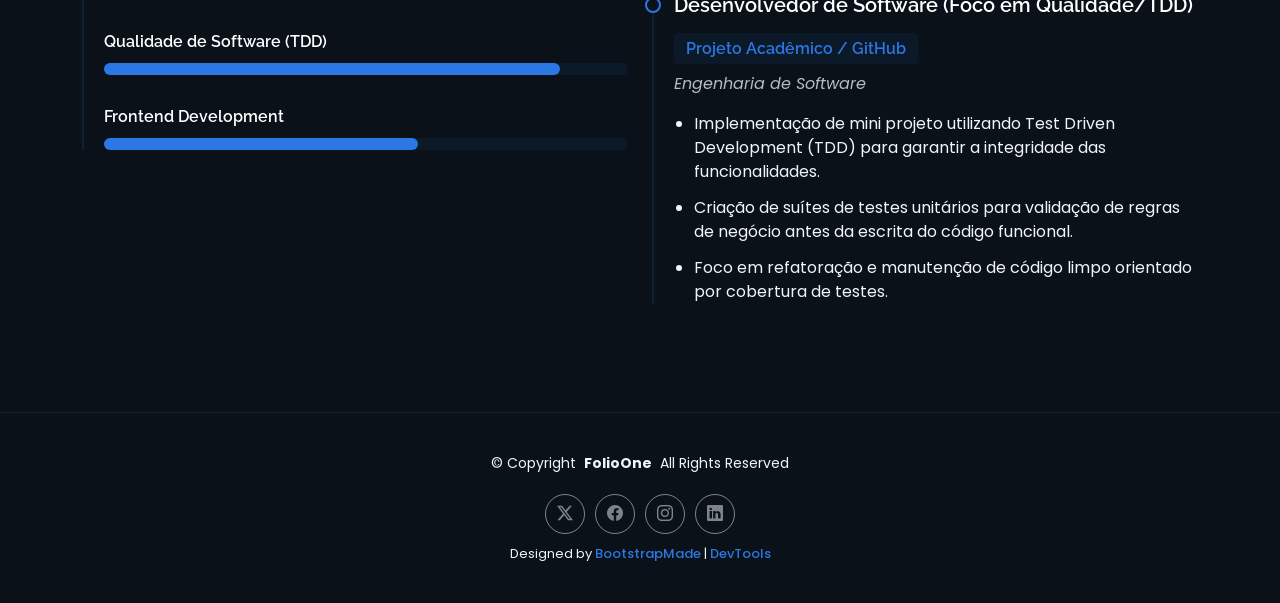
<file: resume.html>
<!DOCTYPE html>
<html lang="en">

<head>
  <meta charset="utf-8">
  <meta content="width=device-width, initial-scale=1.0" name="viewport">
  <title>Resume</title>
  <meta name="description" content="">
  <meta name="keywords" content="">

  <!-- Favicons -->
  <link href="assets/img/favicon.png" rel="icon">
  <link href="assets/img/apple-touch-icon.png" rel="apple-touch-icon">

  <!-- Fonts -->
  <link href="https://fonts.googleapis.com" rel="preconnect">
  <link href="https://fonts.gstatic.com" rel="preconnect" crossorigin>
  <link href="https://fonts.googleapis.com/css2?family=Roboto:ital,wght@0,100;0,300;0,400;0,500;0,700;0,900;1,100;1,300;1,400;1,500;1,700;1,900&family=Poppins:ital,wght@0,100;0,200;0,300;0,400;0,500;0,600;0,700;0,800;0,900;1,100;1,200;1,300;1,400;1,500;1,600;1,700;1,800;1,900&family=Raleway:ital,wght@0,100;0,200;0,300;0,400;0,500;0,600;0,700;0,800;0,900;1,100;1,200;1,300;1,400;1,500;1,600;1,700;1,800;1,900&display=swap" rel="stylesheet">

  <!-- Vendor CSS Files -->
  <link href="assets/vendor/bootstrap/css/bootstrap.min.css" rel="stylesheet">
  <link href="assets/vendor/bootstrap-icons/bootstrap-icons.css" rel="stylesheet">
  <link href="assets/vendor/aos/aos.css" rel="stylesheet">
  <link href="assets/vendor/swiper/swiper-bundle.min.css" rel="stylesheet">
  <link href="assets/vendor/glightbox/css/glightbox.min.css" rel="stylesheet">

  <!-- Main CSS File -->
  <link href="assets/css/main.css" rel="stylesheet">

  <!-- =======================================================
  * Template Name: FolioOne
  * Template URL: https://bootstrapmade.com/folioone-bootstrap-portfolio-website-template/
  * Updated: Aug 23 2025 with Bootstrap v5.3.7
  * Author: BootstrapMade.com
  * License: https://bootstrapmade.com/license/
  ======================================================== -->
</head>

<body class="resume-page">

  <header id="header" class="header d-flex align-items-center light-background sticky-top">
    <div class="container position-relative d-flex align-items-center justify-content-between">

      <!-- <a href="index.html" class="logo d-flex align-items-center me-auto me-xl-0">
      <img src="assets/img/logo.webp" alt="">
      <h1 class="sitename">FolioOne</h1> 
    </a> -->

      <nav id="navmenu" class="navmenu">
        <ul>
          <li><a href="index.html">Home</a></li>
          <li><a href="about.html">About</a></li>
          <li><a href="resume.html" class="active">Resume</a></li>
          <li><a href="portfolio.html">Portfolio</a></li>
          <li><a href="contact.html">Contact</a></li>
        </ul>
        <i class="mobile-nav-toggle d-xl-none bi bi-list"></i>
      </nav>

      <div class="header-social-links">
        <a href="#" class="twitter"><i class="bi bi-twitter-x"></i></a>
        <a href="#" class="facebook"><i class="bi bi-facebook"></i></a>
        <a href="#" class="instagram"><i class="bi bi-instagram"></i></a>
        <a href="#" class="linkedin"><i class="bi bi-linkedin"></i></a>
      </div>

    </div>
  </header>

  <main class="main">

    <!-- Resume Section -->
    <section id="resume" class="resume section">

      <!-- Section Title -->
      <div class="container section-title" data-aos="fade-up">
        <h2>Resume</h2>
        <p>Estudante de Sistemas de Informação na USP São Carlos com histórico em formação técnica e engenharia. Desenvolvedor focado em Backend e Otimização, com domínio em Python, Java e C. Experiência prática em monitoria técnica e projetos acadêmicos robustos voltados para a eficiência de sistemas e qualidade de código (TDD). Interessado em transformar dados e requisitos em soluções de software de alto impacto.</p>
      </div><!-- End Section Title -->

      <div class="container" data-aos="fade-up" data-aos-delay="100">

        <div class="row">
          <div class="col-lg-6">

            <!-- Education Section -->
            <div class="resume-item" data-aos="fade-up">
              <h3 class="resume-title">Educação</h3>

              <div class="resume-content">
                <article class="education-item">
                  <h4>Bacharelado em Sistemas de Informação (BSI)</h4>
                  <h5>2024 - Atualmente</h5>
                  <p class="institution"><em>Universidade de São Paulo (USP) - São Carlos, SP</em></p>
                  <p>Foco em engenharia de software, análise de sistemas e otimização. Participação em projetos de evolução de código e modelagem matemática.</p>
                </article>

                <article class="education-item">
                  <h4>Engenharia Elétrica (Incompleto)</h4>
                  <h5>2019 - 2023</h5>
                  <p class="institution"><em>Universidade de São Paulo (USP) - São Carlos, SP</em></p>
                  <p>Desenvolvimento de base matemática sólida e introdução à lógica de programação aplicada à engenharia.</p>
                </article>

                <article class="education-item">
                  <h4>Técnico em Informática</h4>
                  <h5>2017 - 2018</h5>
                  <p class="institution"><em>ETEC Rodolpho José Del Guerra - São José do Rio Pardo, SP</em></p>
                  <p>Formação técnica voltada ao desenvolvimento de software, montagem e manutenção de sistemas.</p>
                </article>

                <article class="education-item">
                  <h4>Médio Integrado (Técnico em Internet)</h4>
                  <h5>2016 - 2018</h5>
                  <p class="institution"><em>ETEC Rodolpho José Del Guerra - São José do Rio Pardo, SP</em></p>
                  <p>Ensino Médio integrado à formação técnica com foco em desenvolvimento Web e tecnologias para internet.</p>
                </article>
              </div>
            </div>

            <!-- Professional Skills Section -->
            <div class="resume-item skills-animation" data-aos="fade-up">
              <h3 class="resume-title">Habilidades Profissionais</h3>

              <div class="resume-content">
                <div class="skill-item">
                  <h4>Backend Development (Python & C)</h4>
                  <div class="progress">
                    <div class="progress-bar" role="progressbar" aria-valuenow="90" aria-valuemin="0" aria-valuemax="100" style="width: 90%;"></div>
                  </div>
                </div>

                <div class="skill-item">
                  <h4>Lógica e Otimização Matemática</h4>
                  <div class="progress">
                    <div class="progress-bar" role="progressbar" aria-valuenow="85" aria-valuemin="0" aria-valuemax="100" style="width: 85%;"></div>
                  </div>
                </div>

                <div class="skill-item">
                  <h4>Qualidade de Software (TDD)</h4>
                  <div class="progress">
                    <div class="progress-bar" role="progressbar" aria-valuenow="87" aria-valuemin="0" aria-valuemax="100" style="width: 87%;"></div>
                  </div>
                </div>

                <div class="skill-item">
                  <h4>Frontend Development</h4>
                  <div class="progress">
                    <div class="progress-bar" role="progressbar" aria-valuenow="60" aria-valuemin="0" aria-valuemax="100" style="width: 60%;"></div>
                  </div>
                </div>
              </div>
            </div><!-- End Professional Skills Section -->
          </div>

          <div class="col-lg-6">
            <!-- Experience Section -->
            <div class="resume-item" data-aos="fade-up" data-aos-delay="100">
              <h3 class="resume-title">Experiência e Projetos</h3>

              <div class="resume-content">
                <article class="experience-item">
                  <h4>Monitor de Informática (Bolsista)</h4>
                  <h5>2025 - 2025</h5>
                  <p class="company"><em>CDCC - Centro de Divulgação Científica e Cultural (USP), São Carlos</em></p>
                  <ul>
                    <li>Responsável pelo suporte técnico aos usuários da sala de informática e manutenção básica de equipamentos.</li>
                    <li>Criação de materiais informativos sobre segurança digital, senhas fortes e combate a fake news para a biblioteca.</li>
                    <li>Auxílio no atendimento ao público externo, promovendo a alfabetização digital e o uso correto das ferramentas.</li>
                  </ul>
                </article>

                <article class="experience-item">
                  <h4>Desenvolvedor Java (POO)</h4>
                  <h5>Projeto Acadêmico / GitHub</h5>
                  <p class="company"><em>Programação Orientada a Objetos</em></p>
                  <ul>
                    <li>Desenvolvimento de um jogo completo utilizando Java, aplicando conceitos de herança, polimorfismo e encapsulamento.</li>
                    <li>Implementação de lógica de jogo complexa e gerenciamento de estados de interface.</li>
                    <li>Estruturação de código seguindo padrões de projeto para garantir escalabilidade e organização.</li>
                  </ul>
                </article>

                <article class="experience-item">
                  <h4>Desenvolvedor de Baixo Nível (Assembly)</h4>
                  <h5>Projeto Acadêmico / GitHub</h5>
                  <p class="company"><em>Arquitetura de Computadores</em></p>
                  <ul>
                    <li>Criação de um jogo desenvolvido inteiramente em linguagem Assembly, com foco em manipulação direta de registradores e memória.</li>
                    <li>Otimização de rotinas de processamento para garantir performance em ambiente de hardware simulado.</li>
                    <li>Resolução de problemas lógicos de baixo nível e controle de fluxo de dados.</li>
                  </ul>
                </article>

                <article class="experience-item">
                  <h4>Desenvolvedor de Software (Foco em Qualidade/TDD)</h4>
                  <h5>Projeto Acadêmico / GitHub</h5>
                  <p class="company"><em>Engenharia de Software</em></p>
                  <ul>
                    <li>Implementação de mini projeto utilizando Test Driven Development (TDD) para garantir a integridade das funcionalidades.</li>
                    <li>Criação de suítes de testes unitários para validação de regras de negócio antes da escrita do código funcional.</li>
                    <li>Foco em refatoração e manutenção de código limpo orientado por cobertura de testes.</li>
                  </ul>
                </article>
              </div>
            </div><!-- End Experience Section -->
          </div>
        </div>

      </div>

    </section><!-- /Resume Section -->

  </main>

  <footer id="footer" class="footer">

    <div class="container">
      <div class="copyright text-center ">
        <p>© <span>Copyright</span> <strong class="px-1 sitename">FolioOne</strong> <span>All Rights Reserved<br></span></p>
      </div>
      <div class="social-links d-flex justify-content-center">
        <a href=""><i class="bi bi-twitter-x"></i></a>
        <a href=""><i class="bi bi-facebook"></i></a>
        <a href=""><i class="bi bi-instagram"></i></a>
        <a href=""><i class="bi bi-linkedin"></i></a>
      </div>
      <div class="credits">
        <!-- All the links in the footer should remain intact. -->
        <!-- You can delete the links only if you've purchased the pro version. -->
        <!-- Licensing information: https://bootstrapmade.com/license/ -->
        <!-- Purchase the pro version with working PHP/AJAX contact form: [buy-url] -->
        Designed by <a href="https://bootstrapmade.com/">BootstrapMade</a> | <a href="https://bootstrapmade.com/tools/">DevTools</a>
      </div>
    </div>

  </footer>

  <!-- Scroll Top -->
  <a href="#" id="scroll-top" class="scroll-top d-flex align-items-center justify-content-center"><i class="bi bi-arrow-up-short"></i></a>

  <!-- Preloader -->
  <div id="preloader"></div>

  <!-- Vendor JS Files -->
  <script src="assets/vendor/bootstrap/js/bootstrap.bundle.min.js"></script>
  <script src="assets/vendor/php-email-form/validate.js"></script>
  <script src="assets/vendor/aos/aos.js"></script>
  <script src="assets/vendor/typed.js/typed.umd.js"></script>
  <script src="assets/vendor/waypoints/noframework.waypoints.js"></script>
  <script src="assets/vendor/purecounter/purecounter_vanilla.js"></script>
  <script src="assets/vendor/swiper/swiper-bundle.min.js"></script>
  <script src="assets/vendor/imagesloaded/imagesloaded.pkgd.min.js"></script>
  <script src="assets/vendor/isotope-layout/isotope.pkgd.min.js"></script>
  <script src="assets/vendor/glightbox/js/glightbox.min.js"></script>

  <!-- Main JS File -->
  <script src="assets/js/main.js"></script>

</body>

</html>
</file>
<file: assets/css/main.css>
/**
* Template Name: FolioOne
* Template URL: https://bootstrapmade.com/folioone-bootstrap-portfolio-website-template/
* Updated: Aug 23 2025 with Bootstrap v5.3.7
* Author: BootstrapMade.com
* License: https://bootstrapmade.com/license/
*/

/*--------------------------------------------------------------
# Font & Color Variables
# Help: https://bootstrapmade.com/color-system/
--------------------------------------------------------------*/
/* Fonts */
:root {
  /*--default-font: "Roboto",  system-ui, -apple-system, "Segoe UI", Roboto, "Helvetica Neue", Arial, "Noto Sans", "Liberation Sans", sans-serif, "Apple Color Emoji", "Segoe UI Emoji", "Segoe UI Symbol", "Noto Color Emoji";
  --heading-font: "Raleway",  sans-serif;*/
  --default-font: "Poppins", sans-serif; 
  --heading-font: "Raleway", sans-serif;
  --nav-font: "Poppins",  sans-serif;
}

/* Global Colors - The following color variables are used throughout the website. Updating them here will change the color scheme of the entire website */
:root { 
  --background-color: #0a1118; /* Background color for the entire website, including individual sections */
  --default-color: #f0f5f9; /* Default color used for the majority of the text content across the entire website */
  --heading-color: #ffffff; /* Color for headings, subheadings and title throughout the website */
  --accent-color: #2b78e4; /* Accent color that represents your brand on the website. It's used for buttons, links, and other elements that need to stand out */
  --surface-color: #162431; /* The surface color is used as a background of boxed elements within sections, such as cards, icon boxes, or other elements that require a visual separation from the global background. */
  --contrast-color: #ffffff; /* Contrast color for text, ensuring readability against backgrounds of accent, heading, or default colors. */
}

/* Nav Menu Colors - The following color variables are used specifically for the navigation menu. They are separate from the global colors to allow for more customization options */
:root {
  --nav-color: #ffffff;  /* The default color of the main navmenu links */
  --nav-hover-color: #1387c1; /* Applied to main navmenu links when they are hovered over or active */
  --nav-mobile-background-color: #213642; /* Used as the background color for mobile navigation menu */
  --nav-dropdown-background-color: #051117; /* Used as the background color for dropdown items that appear when hovering over primary navigation items */
  --nav-dropdown-color: #e7f2f7; /* Used for navigation links of the dropdown items in the navigation menu. */
  --nav-dropdown-hover-color: #1387c1; /* Similar to --nav-hover-color, this color is applied to dropdown navigation links when they are hovered over. */
}

/* Color Presets - These classes override global colors when applied to any section or element, providing reuse of the sam color scheme. */

.light-background {
  --background-color: #142027;
  --surface-color: #325264;
}

.dark-background {
  --background-color: #0b1419;
  --default-color: #ffffff;
  --heading-color: #ffffff;
  --surface-color: #252525;
  --contrast-color: #ffffff;
}

/* Smooth scroll */
:root {
  scroll-behavior: smooth;
}

/*--------------------------------------------------------------
# General Styling & Shared Classes
--------------------------------------------------------------*/
body {
  color: var(--default-color);
  background-color: var(--background-color);
  font-family: var(--default-font);
}

a {
  color: var(--accent-color);
  text-decoration: none;
  transition: 0.3s;
  font-weight: 500;
  border-bottom: 1px solid transparent;
}

a:hover {
  color: color-mix(in srgb, var(--accent-color), transparent 25%);
  text-decoration: none;
  
}

h1,
h2,
h3,
h4,
h5,
h6 {
  color: var(--heading-color);
  font-family: var(--heading-font);
}

/* PHP Email Form Messages
------------------------------*/
.php-email-form .error-message {
  display: none;
  background: #df1529;
  color: #ffffff;
  text-align: left;
  padding: 15px;
  margin-bottom: 24px;
  font-weight: 600;
}

.php-email-form .sent-message {
  display: none;
  color: #ffffff;
  background: #059652;
  text-align: center;
  padding: 15px;
  margin-bottom: 24px;
  font-weight: 600;
}

.php-email-form .loading {
  display: none;
  background: var(--surface-color);
  text-align: center;
  padding: 15px;
  margin-bottom: 24px;
}

.php-email-form .loading:before {
  content: "";
  display: inline-block;
  border-radius: 50%;
  width: 24px;
  height: 24px;
  margin: 0 10px -6px 0;
  border: 3px solid var(--accent-color);
  border-top-color: var(--surface-color);
  animation: php-email-form-loading 1s linear infinite;
}

@keyframes php-email-form-loading {
  0% {
    transform: rotate(0deg);
  }

  100% {
    transform: rotate(360deg);
  }
}

/*--------------------------------------------------------------
# Global Header
--------------------------------------------------------------*/
.header {
  --background-color: rgba(255, 255, 255, 0);
  color: var(--default-color);
  background-color: var(--background-color);
  padding: 15px 0;
  transition: all 0.5s;
  z-index: 997;
  border-bottom: 1px solid color-mix(in srgb, var(--default-color), transparent 92%);
}

.header .logo {
  line-height: 1;
}

.header .logo img {
  max-height: 36px;
  margin-right: 8px;
}

.header .logo h1 {
  font-size: 32px;
  margin: 0;
  font-weight: 400;
  color: var(--heading-color);
}

.header .header-social-links {
  padding-right: 15px;
}

.header .header-social-links a {
  color: color-mix(in srgb, var(--default-color), transparent 40%);
  padding-left: 6px;
  display: inline-block;
  transition: 0.3s;
  font-size: 16px;
}

.header .header-social-links a:hover {
  color: var(--default-color);
}

.header .header-social-links a i {
  line-height: 0px;
}

@media (max-width: 1200px) {
  .header .logo {
    order: 1;
  }

  .header .header-social-links {
    order: 2;
  }

  .header .navmenu {
    order: 3;
  }
}

/* Global Header on Scroll
------------------------------*/
.scrolled .header {
  --background-color: rgba(16, 26, 32, 0.9);
}

/*--------------------------------------------------------------
# Navigation Menu
--------------------------------------------------------------*/
/* Desktop Navigation */
@media (min-width: 1200px) {
  .navmenu {
    padding: 0;
  }

  .navmenu ul {
    margin: 0;
    padding: 0;
    display: flex;
    list-style: none;
    align-items: center;
  }

  .navmenu li {
    position: relative;
  }

  .navmenu>ul>li {
    white-space: nowrap;
    padding: 15px 28px 15px 0;
  }

  .navmenu>ul>li:last-child {
    padding-right: 0;
  }

  .navmenu a,
  .navmenu a:focus {
    color: var(--nav-color);
    font-size: 15px;
    padding: 0 2px;
    font-family: var(--nav-font);
    font-weight: 400;
    display: flex;
    align-items: center;
    justify-content: space-between;
    white-space: nowrap;
    transition: 0.3s;
    position: relative;
  }

  .navmenu a i,
  .navmenu a:focus i {
    font-size: 12px;
    line-height: 0;
    margin-left: 5px;
    transition: 0.3s;
  }

  .navmenu>ul>li>a:before {
    content: "";
    position: absolute;
    height: 2px;
    bottom: -6px;
    left: 0;
    background-color: var(--nav-hover-color);
    visibility: hidden;
    width: 0px;
    transition: all 0.3s ease-in-out 0s;
  }

  .navmenu a:hover:before,
  .navmenu li:hover>a:before,
  .navmenu .active:before {
    visibility: visible;
    width: 25px;
  }

  .navmenu li:hover>a,
  .navmenu .active,
  .navmenu .active:focus {
    color: var(--nav-hover-color);
  }

  .navmenu .dropdown ul {
    margin: 0;
    padding: 10px 0;
    background: var(--nav-dropdown-background-color);
    display: block;
    position: absolute;
    visibility: hidden;
    left: -5px;
    top: 130%;
    opacity: 0;
    transition: 0.3s;
    border-radius: 4px;
    z-index: 99;
    box-shadow: 0px 0px 30px rgba(0, 0, 0, 0.1);
  }

  .navmenu .dropdown ul li {
    min-width: 200px;
  }

  .navmenu .dropdown ul a {
    padding: 10px 20px;
    font-size: 15px;
    text-transform: none;
    color: var(--nav-dropdown-color);
  }

  .navmenu .dropdown ul a i {
    font-size: 12px;
  }

  .navmenu .dropdown ul a:hover,
  .navmenu .dropdown ul .active:hover,
  .navmenu .dropdown ul li:hover>a {
    color: var(--nav-dropdown-hover-color);
  }

  .navmenu .dropdown:hover>ul {
    opacity: 1;
    top: 100%;
    visibility: visible;
  }

  .navmenu .dropdown .dropdown ul {
    top: 0;
    left: -90%;
    visibility: hidden;
  }

  .navmenu .dropdown .dropdown:hover>ul {
    opacity: 1;
    top: 0;
    left: -100%;
    visibility: visible;
  }
}

/* Mobile Navigation */
@media (max-width: 1199px) {
  .mobile-nav-toggle {
    color: var(--nav-color);
    font-size: 28px;
    line-height: 0;
    margin-right: 10px;
    cursor: pointer;
    transition: color 0.3s;
  }

  .navmenu {
    padding: 0;
    z-index: 9997;
  }

  .navmenu ul {
    display: none;
    list-style: none;
    position: absolute;
    inset: 60px 20px 20px 20px;
    padding: 10px 0;
    margin: 0;
    border-radius: 6px;
    background-color: var(--nav-mobile-background-color);
    border: 1px solid color-mix(in srgb, var(--default-color), transparent 90%);
    box-shadow: none;
    overflow-y: auto;
    transition: 0.3s;
    z-index: 9998;
  }

  .navmenu a,
  .navmenu a:focus {
    color: var(--nav-dropdown-color);
    padding: 10px 20px;
    font-family: var(--nav-font);
    font-size: 17px;
    font-weight: 500;
    display: flex;
    align-items: center;
    justify-content: space-between;
    white-space: nowrap;
    transition: 0.3s;
  }

  .navmenu a i,
  .navmenu a:focus i {
    font-size: 12px;
    line-height: 0;
    margin-left: 5px;
    width: 30px;
    height: 30px;
    display: flex;
    align-items: center;
    justify-content: center;
    border-radius: 50%;
    transition: 0.3s;
    background-color: color-mix(in srgb, var(--accent-color), transparent 90%);
  }

  .navmenu a i:hover,
  .navmenu a:focus i:hover {
    background-color: var(--accent-color);
    color: var(--contrast-color);
  }

  .navmenu a:hover,
  .navmenu .active,
  .navmenu .active:focus {
    color: var(--nav-dropdown-hover-color);
  }

  .navmenu .active i,
  .navmenu .active:focus i {
    background-color: var(--accent-color);
    color: var(--contrast-color);
    transform: rotate(180deg);
  }

  .navmenu .dropdown ul {
    position: static;
    display: none;
    z-index: 99;
    padding: 10px 0;
    margin: 10px 20px;
    background-color: var(--nav-dropdown-background-color);
    transition: all 0.5s ease-in-out;
  }

  .navmenu .dropdown ul ul {
    background-color: rgba(33, 37, 41, 0.1);
  }

  .navmenu .dropdown>.dropdown-active {
    display: block;
    background-color: rgba(33, 37, 41, 0.03);
  }

  .mobile-nav-active {
    overflow: hidden;
  }

  .mobile-nav-active .mobile-nav-toggle {
    color: #fff;
    position: absolute;
    font-size: 32px;
    top: 15px;
    right: 15px;
    margin-right: 0;
    z-index: 9999;
  }

  .mobile-nav-active .navmenu {
    position: fixed;
    overflow: hidden;
    inset: 0;
    background: rgba(33, 37, 41, 0.8);
    transition: 0.3s;
  }

  .mobile-nav-active .navmenu>ul {
    display: block;
  }
}

/*--------------------------------------------------------------
# Global Footer
--------------------------------------------------------------*/
.footer {
  color: var(--default-color);
  background-color: var(--background-color);
  font-size: 14px;
  padding: 40px 0;
  position: relative;
  border-top: 1px solid color-mix(in srgb, var(--default-color), transparent 92%);
}

.footer .copyright p {
  margin-bottom: 0;
}

.footer .social-links {
  margin-top: 20px;
}

.footer .social-links a {
  display: flex;
  align-items: center;
  justify-content: center;
  width: 40px;
  height: 40px;
  border-radius: 50%;
  border: 1px solid color-mix(in srgb, var(--default-color), transparent 50%);
  font-size: 16px;
  color: color-mix(in srgb, var(--default-color), transparent 50%);
  margin: 0 5px;
  transition: 0.3s;
}

.footer .social-links a:hover {
  color: var(--accent-color);
  border-color: var(--accent-color);
}

.footer .credits {
  margin-top: 10px;
  font-size: 13px;
  text-align: center;
}

/*--------------------------------------------------------------
# Preloader
--------------------------------------------------------------*/
#preloader {
  position: fixed;
  inset: 0;
  z-index: 9999;
  overflow: hidden;
  background-color: var(--background-color);
  transition: all 0.6s ease-out;
  width: 100%;
  height: 100vh;
}

#preloader:before,
#preloader:after {
  content: "";
  position: absolute;
  border: 4px solid var(--accent-color);
  border-radius: 50%;
  animation: animate-preloader 2s cubic-bezier(0, 0.2, 0.8, 1) infinite;
}

#preloader:after {
  animation-delay: -0.5s;
}

@keyframes animate-preloader {
  0% {
    width: 10px;
    height: 10px;
    top: calc(50% - 5px);
    left: calc(50% - 5px);
    opacity: 1;
  }

  100% {
    width: 72px;
    height: 72px;
    top: calc(50% - 36px);
    left: calc(50% - 36px);
    opacity: 0;
  }
}

/*--------------------------------------------------------------
# Scroll Top Button
--------------------------------------------------------------*/
.scroll-top {
  position: fixed;
  visibility: hidden;
  opacity: 0;
  right: 15px;
  bottom: -15px;
  z-index: 99999;
  background-color: var(--accent-color);
  width: 44px;
  height: 44px;
  border-radius: 50px;
  transition: all 0.4s;
}

.scroll-top i {
  font-size: 24px;
  color: var(--contrast-color);
  line-height: 0;
}

.scroll-top:hover {
  background-color: color-mix(in srgb, var(--accent-color), transparent 20%);
  color: var(--contrast-color);
}

.scroll-top.active {
  visibility: visible;
  opacity: 1;
  bottom: 15px;
}

/*--------------------------------------------------------------
# Disable aos animation delay on mobile devices
--------------------------------------------------------------*/
@media screen and (max-width: 768px) {
  [data-aos-delay] {
    transition-delay: 0 !important;
  }
}

/*--------------------------------------------------------------
# Global Page Titles & Breadcrumbs
--------------------------------------------------------------*/
.page-title {
  color: var(--default-color);
  background-color: var(--background-color);
  position: relative;
}

.page-title .heading {
  padding: 80px 0;
  border-top: 1px solid color-mix(in srgb, var(--default-color), transparent 90%);
}

.page-title .heading h1 {
  font-size: 38px;
  font-weight: 700;
}

.page-title nav {
  background-color: color-mix(in srgb, var(--default-color), transparent 96%);
  padding: 20px 0;
}

.page-title nav ol {
  display: flex;
  flex-wrap: wrap;
  list-style: none;
  padding: 0;
  margin: 0;
  font-size: 16px;
  font-weight: 400;
}

.page-title nav ol li+li {
  padding-left: 10px;
}

.page-title nav ol li+li::before {
  content: "/";
  display: inline-block;
  padding-right: 10px;
  color: color-mix(in srgb, var(--default-color), transparent 70%);
}

/*--------------------------------------------------------------
# Global Sections
--------------------------------------------------------------*/
section,
.section {
  color: var(--default-color);
  background-color: var(--background-color);
  padding: 60px 0;
  scroll-margin-top: 100px;
  overflow: clip;
}

@media (max-width: 1199px) {

  section,
  .section {
    scroll-margin-top: 66px;
  }
}

/*--------------------------------------------------------------
# Global Section Titles
--------------------------------------------------------------*/
.section-title {
  text-align: center;
  padding-bottom: 60px;
  position: relative;
}

.section-title h2 {
  font-size: 3.5rem;
  font-weight: 400;
  line-height: 1.2;
  color: var(--heading-color);
  margin-bottom: 1.5rem;
  letter-spacing: -1px;
}

@media (max-width: 768px) {
  .section-title h2 {
    font-size: 2.5rem;
  }
}

.section-title p {
  font-size: 1.125rem;
  line-height: 1.8;
  color: color-mix(in srgb, var(--default-color), transparent 25%);
  max-width: 900px;
  margin: 0 auto;
  text-wrap: balance;
}

/*--------------------------------------------------------------
# Hero Section
--------------------------------------------------------------*/
.hero {
  padding: 80px 0;
  min-height: 100vh;
  display: flex;
  align-items: center;
}

.hero .hero-content h1 {
  font-size: 3.5rem;
  font-weight: 700;
  margin-bottom: 1rem;
  line-height: 1.2;
}

.hero .hero-content h1 .highlight {
  color: var(--accent-color);
  position: relative;
}

.hero .hero-content h1 .highlight::after {
  content: "";
  position: absolute;
  bottom: 0;
  left: 0;
  width: 100%;
  height: 3px;
  background: linear-gradient(90deg, var(--accent-color), color-mix(in srgb, var(--accent-color), transparent 50%));
  border-radius: 2px;
}

@media (max-width: 768px) {
  .hero .hero-content h1 {
    font-size: 2.5rem;
  }
}

.hero .hero-content h2 {
  font-size: 1.5rem;
  font-weight: 400;
  margin-bottom: 2rem;
  color: color-mix(in srgb, var(--default-color), transparent 20%);
}

.hero .hero-content h2 .typed {
  color: var(--accent-color);
  font-weight: 600;
}

@media (max-width: 768px) {
  .hero .hero-content h2 {
    font-size: 1.25rem;
  }
}

.hero .hero-content p {
  font-size: 1.1rem;
  line-height: 1.6;
  margin-bottom: 2.5rem;
  color: color-mix(in srgb, var(--default-color), transparent 30%);
}

.hero .hero-actions {
  display: flex;
  gap: 1rem;
  margin-bottom: 3rem;
}

.hero .hero-actions .btn {
  padding: 12px 30px;
  border-radius: 50px;
  font-weight: 600;
  text-decoration: none;
  transition: all 0.3s ease;
  border: 2px solid;
}

.hero .hero-actions .btn.btn-primary {
  background: var(--accent-color);
  color: var(--contrast-color);
  border-color: var(--accent-color);
}

.hero .hero-actions .btn.btn-primary:hover {
  background: color-mix(in srgb, var(--accent-color), black 15%);
  border-color: color-mix(in srgb, var(--accent-color), black 15%);
  transform: translateY(-2px);
}

.hero .hero-actions .btn.btn-outline {
  background: transparent;
  color: var(--accent-color);
  border-color: var(--accent-color);
}

.hero .hero-actions .btn.btn-outline:hover {
  transform: translateY(-2px);
}

@media (max-width: 576px) {
  .hero .hero-actions {
    flex-direction: column;
  }

  .hero .hero-actions .btn {
    text-align: center;
  }
}

.hero .social-links {
  display: flex;
  gap: 1rem;
}

.hero .social-links a {
  width: 45px;
  height: 45px;
  background: var(--surface-color);
  border-radius: 50%;
  display: flex;
  align-items: center;
  justify-content: center;
  color: var(--default-color);
  font-size: 1.2rem;
  transition: all 0.3s ease;
}

.hero .social-links a:hover {
  background: var(--accent-color);
  color: var(--contrast-color);
  transform: translateY(-3px);
  box-shadow: 0 8px 25px color-mix(in srgb, var(--accent-color), transparent 70%);
}

.hero .hero-image {
  position: relative;
}

.hero .hero-image .image-wrapper {
  position: relative;
  max-width: 450px;
  margin: 0 auto;
}

.hero .hero-image .image-wrapper img {
  border-radius: 20px;
  box-shadow: 0 5px 15px color-mix(in srgb, var(--default-color), transparent 95%);
  transition: transform 0.3s ease;
}

.hero .hero-image .image-wrapper img:hover {
  transform: scale(1.02);
}

.hero .hero-image .floating-elements {
  position: absolute;
  top: 0;
  left: 0;
  right: 0;
  bottom: 0;
  pointer-events: none;
}

.hero .hero-image .floating-elements .floating-card {
  position: absolute;
  background: var(--surface-color);
  padding: 15px 20px;
  border-radius: 15px;
  box-shadow: 0 10px 30px color-mix(in srgb, var(--default-color), transparent 90%);
  display: flex;
  align-items: center;
  gap: 10px;
  font-weight: 600;
  animation: float 3s ease-in-out infinite;
}

.hero .hero-image .floating-elements .floating-card i {
  font-size: 1.5rem;
  color: var(--accent-color);
}

.hero .hero-image .floating-elements .floating-card.design {
  top: 10%;
  right: -10%;
  animation-delay: 0s;
}

.hero .hero-image .floating-elements .floating-card.code {
  bottom: 30%;
  left: -15%;
  animation-delay: 1s;
}

.hero .hero-image .floating-elements .floating-card.creativity {
  top: 60%;
  right: -5%;
  animation-delay: 2s;
}

@media (max-width: 992px) {
  .hero .hero-image .floating-elements .floating-card {
    display: none;
  }
}

@keyframes float {

  0%,
  100% {
    transform: translateY(0px);
  }

  50% {
    transform: translateY(-10px);
  }
}

@media (max-width: 992px) {
  .hero .hero-content {
    text-align: center;
    margin-bottom: 3rem;
  }
}

/*--------------------------------------------------------------
# About Section
--------------------------------------------------------------*/
.about .intro-content .eyebrow {
  display: inline-block;
  letter-spacing: 0.12em;
  text-transform: uppercase;
  font-size: 12px;
  color: color-mix(in srgb, var(--default-color), transparent 40%);
  margin-bottom: 16px;
}

.about .intro-content .headline {
  font-family: var(--heading-font);
  font-weight: 300;
  line-height: 1.2;
  font-size: clamp(28px, 4vw, 44px);
  margin: 0 0 24px 0;
}

.about .intro-content .lead {
  font-size: 18px;
  line-height: 1.8;
  color: color-mix(in srgb, var(--default-color), transparent 10%);
  margin-bottom: 24px;
}

.about .intro-content p {
  line-height: 1.8;
  margin-bottom: 24px;
  color: color-mix(in srgb, var(--default-color), transparent 5%);
}

.about .intro-content .cta-group {
  display: flex;
  gap: 24px;
  align-items: center;
  margin-top: 24px;
}

.about .intro-content .cta-group .btn-ghost {
  display: inline-flex;
  align-items: center;
  gap: 8px;
  padding: 12px 18px;
  border-radius: 6px;
  color: var(--accent-color);
  background: color-mix(in srgb, var(--accent-color), transparent 92%);
  border: 1px solid color-mix(in srgb, var(--accent-color), transparent 70%);
  transition: 0.3s ease-in-out;
}

.about .intro-content .cta-group .btn-ghost:hover,
.about .intro-content .cta-group .btn-ghost:focus {
  color: var(--contrast-color);
  background: var(--accent-color);
  border-color: var(--accent-color);
  outline: none;
  box-shadow: 0 0 0 3px color-mix(in srgb, var(--accent-color), transparent 70%);
}

.about .intro-content .cta-group .link-underline {
  display: inline-flex;
  align-items: center;
  gap: 8px;
  position: relative;
  color: var(--accent-color);
  padding-bottom: 4px;
  transition: 0.3s ease-in-out;
}

.about .intro-content .cta-group .link-underline::after {
  content: "";
  position: absolute;
  left: 0;
  right: 0;
  bottom: 0;
  height: 1px;
  background: color-mix(in srgb, var(--accent-color), transparent 40%);
  transform: scaleX(0.4);
  transform-origin: left;
  transition: 0.3s ease-in-out;
}

.about .intro-content .cta-group .link-underline:hover,
.about .intro-content .cta-group .link-underline:focus {
  color: color-mix(in srgb, var(--accent-color), transparent 10%);
  outline: none;
}

.about .intro-content .cta-group .link-underline:hover::after,
.about .intro-content .cta-group .link-underline:focus::after {
  transform: scaleX(1);
}

.about .profile-figure {
  margin: 0;
}

.about .profile-figure .profile-photo {
  width: 88%;
  max-width: 440px;
  border-radius: 18px;
  box-shadow: 0 10px 30px color-mix(in srgb, var(--default-color), transparent 92%);
  transform: translateY(0);
  transition: transform 0.3s ease-in-out;
}

.about .profile-figure .profile-caption {
  margin-top: 24px;
  display: flex;
  align-items: center;
  justify-content: center;
}

.about .profile-figure .profile-caption .meta {
  font-size: 14px;
  color: color-mix(in srgb, var(--default-color), transparent 20%);
}

.about .profile-figure .profile-caption .meta .funfact {
  font-size: 13px;
  margin-top: 4px;
  color: color-mix(in srgb, var(--default-color), transparent 35%);
}

.about .profile-figure:hover .profile-photo {
  transform: translateY(-4px);
}

.about .skill-item {
  padding: 24px;
  border-radius: 6px;
  transition: 0.3s ease-in-out;
  background: color-mix(in srgb, var(--surface-color), var(--accent-color) 2%);
  border: 1px solid color-mix(in srgb, var(--default-color), transparent 88%);
  height: 100%;
}

.about .skill-item i {
  font-size: 24px;
  color: var(--accent-color);
  margin-bottom: 16px;
  display: inline-block;
}

.about .skill-item h3 {
  font-size: 16px;
  margin-bottom: 6px;
  font-weight: 500;
}

.about .skill-item p {
  margin: 0;
  font-size: 14px;
  color: color-mix(in srgb, var(--default-color), transparent 25%);
}

.about .skill-item:hover {
  transform: translateY(-3px);
  border-color: color-mix(in srgb, var(--accent-color), transparent 60%);
  box-shadow: 0 10px 30px color-mix(in srgb, var(--default-color), transparent 92%);
}

.about .timeline-item {
  position: relative;
  padding-left: 26px;
}

.about .timeline-item time {
  display: inline-block;
  font-size: 12px;
  letter-spacing: 0.08em;
  text-transform: uppercase;
  color: color-mix(in srgb, var(--default-color), transparent 45%);
  margin-bottom: 6px;
}

.about .timeline-item h4 {
  font-size: 18px;
  font-weight: 400;
  margin: 0 0 6px;
}

.about .timeline-item p {
  font-size: 14px;
  color: color-mix(in srgb, var(--default-color), transparent 25%);
  margin: 0;
}

.about .timeline-item .dot {
  position: absolute;
  left: 0;
  top: 4px;
  width: 10px;
  height: 10px;
  border-radius: 50%;
  background: var(--accent-color);
  box-shadow: 0 0 0 6px color-mix(in srgb, var(--accent-color), transparent 80%);
}

.about .personal-quote {
  padding: 24px 0;
}

.about .personal-quote p {
  font-family: var(--heading-font);
  font-weight: 300;
  font-size: clamp(20px, 3vw, 28px);
  line-height: 1.5;
  color: color-mix(in srgb, var(--default-color), transparent 5%);
  margin: 0 auto;
  max-width: 800px;
}

.about .fact-pill {
  display: flex;
  align-items: center;
  justify-content: center;
  gap: 10px;
  padding: 10px 14px;
  border-radius: 999px;
  border: 1px solid color-mix(in srgb, var(--default-color), transparent 85%);
  background: var(--surface-color);
  color: color-mix(in srgb, var(--default-color), transparent 10%);
  transition: 0.3s ease-in-out;
}

.about .fact-pill i {
  color: var(--accent-color);
}

.about .fact-pill span {
  font-size: 14px;
}

.about .fact-pill:hover {
  transform: translateY(-2px);
  border-color: color-mix(in srgb, var(--accent-color), transparent 60%);
  box-shadow: 0 10px 30px color-mix(in srgb, var(--default-color), transparent 92%);
}

.about .fact-pill:focus-within {
  box-shadow: 0 0 0 3px color-mix(in srgb, var(--accent-color), transparent 70%);
}

@media (max-width: 992px) {
  .about .profile-figure {
    text-align: center !important;
  }

  .about .profile-figure .profile-photo {
    width: 72%;
  }

  .about .intro-content .cta-group {
    flex-wrap: wrap;
  }
}

@media (max-width: 576px) {
  .about .profile-figure .profile-photo {
    width: 100%;
  }
}

/*--------------------------------------------------------------
# Skills Section
--------------------------------------------------------------*/
.skills .skill-box {
  background-color: var(--surface-color);
  padding: 2rem;
  border-radius: 8px;
  box-shadow: 0 0 20px rgba(0, 0, 0, 0.05);
}

.skills .skill-box h3 {
  font-size: 1.2rem;
  margin-bottom: 1rem;
  font-weight: 600;
}

.skills .skill-box p {
  font-size: 0.9rem;
  margin-bottom: 0.8rem;
  opacity: 0.6;
}

.skills .skill-box .progress {
  background-color: color-mix(in srgb, var(--accent-color), transparent 85%);
  border-radius: 50px;
  height: 8px;
  margin-top: 5px;
  overflow: hidden;
}

.skills .skill-box .progress .progress-bar {
  background-color: var(--accent-color);
  height: 100%;
  position: relative;
  border-radius: 50px;
  transition: 0.9s;
  width: 1px;
}

/*--------------------------------------------------------------
# Stats Section
--------------------------------------------------------------*/
.stats .avatars {
  position: relative;
}

.stats .avatars img {
  width: 60px;
  height: 60px;
  border: 3px solid var(--accent-color);
  margin-right: -15px;
  transition: transform 0.3s ease;
}

.stats .avatars img:hover {
  transform: translateY(-5px);
  z-index: 2;
}

.stats .counters h2 {
  color: var(--heading-color);
  font-size: 48px;
  font-weight: 700;
  margin-bottom: 10px;
}

.stats .counters h2 span {
  display: inline-block;
}

.stats .counters p {
  color: var(--default-color);
  font-size: 18px;
  margin: 0;
  opacity: 0.9;
}

@media (max-width: 991px) {
  .stats .row {
    text-align: center;
  }

  .stats .avatars {
    justify-content: center;
    margin-bottom: 40px;
  }

  .stats .counters h2 {
    font-size: 36px;
  }

  .stats .counters p {
    font-size: 16px;
  }

  .stats .counters .col-md-4 {
    margin-bottom: 30px;
  }

  .stats .counters .col-md-4:last-child {
    margin-bottom: 0;
  }
}

@media (max-width: 576px) {
  .stats {
    padding: 60px 0;
  }

  .stats .avatars {
    flex-wrap: wrap;
    justify-content: center;
  }

  .stats .avatars img {
    margin: 0 -8px;
  }
}

/*--------------------------------------------------------------
# Testimonials Section
--------------------------------------------------------------*/
.testimonials .testimonials-carousel,
.testimonials .testimonials-slider {
  overflow: hidden;
}

.testimonials .testimonial-item .testimonial-content {
  border-left: 3px solid var(--accent-color);
  padding-left: 30px;
}

.testimonials .testimonial-item .testimonial-img {
  border-radius: 50%;
  border: 4px solid var(--background-color);
  margin: 0 auto;
}

.testimonials .testimonial-item h3 {
  font-size: 20px;
  font-weight: bold;
  margin: 10px 0 5px 0;
}

.testimonials .testimonial-item h4 {
  font-size: 14px;
  color: color-mix(in srgb, var(--default-color), transparent 40%);
  margin: 0 0 10px 0;
}

.testimonials .testimonial-item .stars i {
  color: #ffc107;
  margin: 0 1px;
}

.testimonials .testimonial-item .quote-icon-left,
.testimonials .testimonial-item .quote-icon-right {
  color: color-mix(in srgb, var(--accent-color), transparent 50%);
  font-size: 26px;
  line-height: 0;
}

.testimonials .testimonial-item .quote-icon-left {
  display: inline-block;
  left: -5px;
  position: relative;
}

.testimonials .testimonial-item .quote-icon-right {
  display: inline-block;
  right: -5px;
  position: relative;
  top: 10px;
  transform: scale(-1, -1);
}

.testimonials .testimonial-item p {
  font-style: italic;
}

.testimonials .swiper-wrapper {
  height: auto;
}

.testimonials .swiper-pagination {
  margin-top: 30px;
  position: relative;
}

.testimonials .swiper-pagination .swiper-pagination-bullet {
  width: 12px;
  height: 12px;
  background-color: color-mix(in srgb, var(--default-color), transparent 85%);
  opacity: 1;
}

.testimonials .swiper-pagination .swiper-pagination-bullet-active {
  background-color: var(--accent-color);
}

/*--------------------------------------------------------------
# Resume Section
--------------------------------------------------------------*/
.resume .resume-item {
  margin-bottom: 3rem;
}

.resume .resume-item .resume-title {
  font-size: 1.75rem;
  font-weight: 700;
  margin-bottom: 1.5rem;
  padding-bottom: 1.5rem;
  position: relative;
  color: var(--heading-color);
}

.resume .resume-item .resume-title::after {
  content: "";
  position: absolute;
  display: block;
  width: 50px;
  height: 3px;
  background: var(--accent-color);
  bottom: 0;
  left: 0;
}

.resume .resume-item .resume-content {
  padding-left: 1.25rem;
  border-left: 2px solid color-mix(in srgb, var(--accent-color), transparent 85%);
}

.resume .resume-item article {
  position: relative;
  margin-bottom: 2.5rem;
}

.resume .resume-item article::before {
  content: "";
  position: absolute;
  width: 16px;
  height: 16px;
  border-radius: 50%;
  left: -1.8rem;
  top: 0.25rem;
  background: var(--background-color);
  border: 2px solid var(--accent-color);
}

.resume .resume-item article h4 {
  font-size: 1.25rem;
  font-weight: 600;
  margin-bottom: 0.5rem;
  color: var(--heading-color);
}

.resume .resume-item article h5 {
  font-size: 1rem;
  background: color-mix(in srgb, var(--accent-color), transparent 92%);
  padding: 0.375rem 0.75rem;
  display: inline-block;
  font-weight: 600;
  margin: 0.5rem 0;
  color: var(--accent-color);
  border-radius: 4px;
}

.resume .resume-item article .institution,
.resume .resume-item article .company {
  font-size: 1rem;
  margin-bottom: 1rem;
  color: color-mix(in srgb, var(--default-color), transparent 25%);
}

.resume .resume-item article p {
  margin-bottom: 1rem;
}

.resume .resume-item article ul {
  padding-left: 1.25rem;
  margin-bottom: 0;
}

.resume .resume-item article ul li {
  padding-bottom: 0.75rem;
  position: relative;
}

.resume .resume-item article ul li:last-child {
  padding-bottom: 0;
}

.resume .skill-item {
  margin-bottom: 2rem;
}

.resume .skill-item h4 {
  font-size: 1rem;
  font-weight: 600;
  margin-bottom: 0.75rem;
  color: var(--heading-color);
}

.resume .skill-item .progress {
  height: 0.75rem;
  background-color: color-mix(in srgb, var(--accent-color), transparent 92%);
  border-radius: 1rem;
  overflow: visible;
}

.resume .skill-item .progress .progress-bar {
  background-color: var(--accent-color);
  position: relative;
  border-radius: 1rem;
  width: 0;
  transition: width 1s ease;
}

.resume .skill-item .progress .progress-bar::after {
  content: attr(aria-valuenow) "%";
  position: absolute;
  right: 0;
  top: -1.75rem;
  font-size: 0.875rem;
  font-weight: 600;
  color: var(--accent-color);
}

@media (max-width: 991.98px) {
  .resume .resume-item {
    margin-bottom: 2rem;
  }
}

@media (max-width: 767.98px) {
  .resume .resume-content {
    padding-left: 1rem !important;
  }

  .resume article::before {
    left: -2rem !important;
  }
}

/*--------------------------------------------------------------
# Services Section
--------------------------------------------------------------*/
.services .service-item {
  display: flex;
  background-color: var(--surface-color);
  border-radius: 12px;
  padding: 2rem;
  height: 100%;
  position: relative;
  overflow: hidden;
  box-shadow: 0 5px 20px rgba(0, 0, 0, 0.03);
  transition: all 0.4s ease;
}

.services .service-item::before {
  content: "";
  position: absolute;
  left: 0;
  top: 0;
  height: 100%;
  width: 4px;
  background-color: var(--accent-color);
  transform: scaleY(0);
  transform-origin: bottom;
  transition: transform 0.4s cubic-bezier(0.65, 0, 0.35, 1);
}

.services .service-item:hover {
  box-shadow: 0 10px 30px rgba(0, 0, 0, 0.08);
  transform: translateY(-5px);
}

.services .service-item:hover::before {
  transform: scaleY(1);
}

.services .service-item:hover .service-icon {
  background-color: var(--accent-color);
  color: var(--contrast-color);
  transform: rotateY(180deg);
}

.services .service-item:hover .service-icon i {
  transform: rotateY(180deg);
}

.services .service-item:hover .service-link i {
  transform: translateX(5px);
}

.services .service-icon {
  flex-shrink: 0;
  width: 70px;
  height: 70px;
  border-radius: 12px;
  background-color: color-mix(in srgb, var(--accent-color), transparent 90%);
  color: var(--accent-color);
  display: flex;
  align-items: center;
  justify-content: center;
  margin-right: 1.5rem;
  transition: all 0.5s ease;
}

.services .service-icon i {
  font-size: 2rem;
  transition: transform 0.5s ease;
}

.services .service-content {
  flex-grow: 1;
}

.services .service-content h3 {
  font-size: 1.4rem;
  margin-bottom: 1rem;
  font-weight: 700;
  color: var(--heading-color);
}

.services .service-content p {
  margin-bottom: 1.25rem;
  color: color-mix(in srgb, var(--default-color), transparent 20%);
}

.services .service-link {
  display: inline-flex;
  align-items: center;
  color: var(--accent-color);
  font-weight: 600;
  text-decoration: none;
  transition: color 0.3s ease;
}

.services .service-link span {
  margin-right: 0.5rem;
}

.services .service-link i {
  transition: transform 0.3s ease;
}

.services .service-link:hover {
  color: color-mix(in srgb, var(--accent-color), transparent 25%);
}

@media (max-width: 767.98px) {
  .services .service-item {
    padding: 1.5rem;
    margin-bottom: 1rem;
  }

  .services .service-icon {
    width: 60px;
    height: 60px;
    margin-right: 1rem;
  }

  .services .service-icon i {
    font-size: 1.5rem;
  }

  .services .service-content h3 {
    font-size: 1.2rem;
    margin-bottom: 0.75rem;
  }

  .services .service-content p {
    margin-bottom: 1rem;
    font-size: 0.95rem;
  }
}

@media (max-width: 575.98px) {
  .services .service-item {
    flex-direction: column;
    text-align: center;
  }

  .services .service-item::before {
    width: 100%;
    height: 4px;
    transform: scaleX(0);
    transform-origin: left;
  }

  .services .service-item:hover::before {
    transform: scaleX(1);
  }

  .services .service-icon {
    margin-right: 0;
    margin-bottom: 1.25rem;
  }

  .services .service-link {
    justify-content: center;
  }
}

/*--------------------------------------------------------------
# Service Details Section
--------------------------------------------------------------*/
.service-details .service-hero {
  margin-bottom: 4rem;
}

.service-details .service-hero .service-meta {
  display: flex;
  align-items: center;
  gap: 1rem;
  margin-bottom: 1.5rem;
}

.service-details .service-hero .service-meta .service-category {
  background: color-mix(in srgb, var(--accent-color), transparent 85%);
  color: var(--accent-color);
  padding: 0.5rem 1rem;
  border-radius: 20px;
  font-size: 0.85rem;
  font-weight: 500;
  letter-spacing: 0.5px;
}

.service-details .service-hero .service-meta .reading-time {
  color: color-mix(in srgb, var(--default-color), transparent 50%);
  font-size: 0.9rem;
  font-weight: 300;
}

.service-details .service-hero h1 {
  font-size: 3.5rem;
  font-weight: 300;
  line-height: 1.2;
  margin-bottom: 1.5rem;
  color: var(--heading-color);
  letter-spacing: -0.02em;
}

.service-details .service-hero .service-description {
  font-size: 1.25rem;
  line-height: 1.7;
  color: color-mix(in srgb, var(--default-color), transparent 25%);
  font-weight: 300;
  margin: 0;
}

.service-details .service-visual {
  margin-bottom: 4rem;
  overflow: hidden;
  border-radius: 4px;
}

.service-details .service-visual img {
  width: 100%;
  height: 400px;
  object-fit: cover;
  transition: transform 0.5s ease;
}

.service-details .service-visual img:hover {
  transform: scale(1.02);
}

.service-details .service-narrative {
  margin-bottom: 5rem;
}

.service-details .service-narrative h3 {
  font-size: 2rem;
  font-weight: 300;
  margin-bottom: 2rem;
  color: var(--heading-color);
  letter-spacing: -0.01em;
}

.service-details .service-narrative p {
  font-size: 1.1rem;
  line-height: 1.8;
  margin-bottom: 2rem;
  color: var(--default-color);
  font-weight: 300;
}

.service-details .benefits-grid {
  display: grid;
  grid-template-columns: repeat(auto-fit, minmax(280px, 1fr));
  gap: 2.5rem;
  margin-top: 3rem;
}

.service-details .benefits-grid .benefit-card {
  text-align: center;
  padding: 0;
}

.service-details .benefits-grid .benefit-card .benefit-icon {
  width: 60px;
  height: 60px;
  background: color-mix(in srgb, var(--accent-color), transparent 90%);
  border-radius: 50%;
  display: flex;
  align-items: center;
  justify-content: center;
  margin: 0 auto 1.5rem;
  transition: all 0.3s ease;
}

.service-details .benefits-grid .benefit-card .benefit-icon i {
  font-size: 1.5rem;
  color: var(--accent-color);
}

.service-details .benefits-grid .benefit-card:hover .benefit-icon {
  background: var(--accent-color);
  transform: translateY(-2px);
}

.service-details .benefits-grid .benefit-card:hover .benefit-icon i {
  color: var(--contrast-color);
}

.service-details .benefits-grid .benefit-card h4 {
  font-size: 1.2rem;
  font-weight: 400;
  margin-bottom: 1rem;
  color: var(--heading-color);
}

.service-details .benefits-grid .benefit-card p {
  font-size: 1rem;
  line-height: 1.6;
  color: color-mix(in srgb, var(--default-color), transparent 30%);
  margin: 0;
}

.service-details .timeline-section {
  margin-bottom: 4rem;
}

.service-details .timeline-section h3 {
  font-size: 2rem;
  font-weight: 300;
  margin-bottom: 3rem;
  color: var(--heading-color);
  letter-spacing: -0.01em;
}

.service-details .timeline-section .timeline {
  position: relative;
}

.service-details .timeline-section .timeline::before {
  content: "";
  position: absolute;
  left: 30px;
  top: 0;
  bottom: 0;
  width: 1px;
  background: color-mix(in srgb, var(--default-color), transparent 85%);
}

.service-details .timeline-section .timeline .timeline-item {
  position: relative;
  padding-left: 80px;
  margin-bottom: 3rem;
}

.service-details .timeline-section .timeline .timeline-item:last-child {
  margin-bottom: 0;
}

.service-details .timeline-section .timeline .timeline-item .timeline-marker {
  position: absolute;
  left: 0;
  top: 0;
  width: 60px;
  height: 60px;
  background: var(--surface-color);
  border: 2px solid color-mix(in srgb, var(--accent-color), transparent 70%);
  border-radius: 50%;
  display: flex;
  align-items: center;
  justify-content: center;
  z-index: 1;
}

.service-details .timeline-section .timeline .timeline-item .timeline-marker span {
  font-size: 1.2rem;
  font-weight: 500;
  color: var(--accent-color);
}

.service-details .timeline-section .timeline .timeline-item .timeline-content h4 {
  font-size: 1.3rem;
  font-weight: 400;
  margin-bottom: 0.75rem;
  color: var(--heading-color);
}

.service-details .timeline-section .timeline .timeline-item .timeline-content p {
  font-size: 1rem;
  line-height: 1.6;
  margin-bottom: 0.5rem;
  color: var(--default-color);
}

.service-details .timeline-section .timeline .timeline-item .timeline-content small {
  color: color-mix(in srgb, var(--default-color), transparent 40%);
  font-size: 0.9rem;
  font-weight: 500;
}

.service-details .service-sidebar {
  padding-left: 2rem;
}

@media (max-width: 992px) {
  .service-details .service-sidebar {
    padding-left: 0;
    margin-top: 4rem;
  }
}

.service-details .overview-card,
.service-details .success-story,
.service-details .consultation-form {
  background: var(--surface-color);
  border-radius: 8px;
  padding: 2.5rem;
  margin-bottom: 2.5rem;
  border: 1px solid color-mix(in srgb, var(--default-color), transparent 93%);
  transition: all 0.3s ease;
}

.service-details .overview-card:hover,
.service-details .success-story:hover,
.service-details .consultation-form:hover {
  border-color: color-mix(in srgb, var(--accent-color), transparent 80%);
}

.service-details .overview-card .overview-header h4 {
  font-size: 1.4rem;
  font-weight: 400;
  margin-bottom: 2rem;
  color: var(--heading-color);
}

.service-details .overview-card .overview-stats {
  display: grid;
  grid-template-columns: repeat(3, 1fr);
  gap: 1.5rem;
  margin-bottom: 2rem;
}

.service-details .overview-card .overview-stats .stat-item {
  text-align: center;
}

.service-details .overview-card .overview-stats .stat-item .stat-number {
  font-size: 2rem;
  font-weight: 300;
  color: var(--accent-color);
  line-height: 1;
  margin-bottom: 0.5rem;
}

.service-details .overview-card .overview-stats .stat-item .stat-label {
  font-size: 0.85rem;
  color: color-mix(in srgb, var(--default-color), transparent 40%);
  font-weight: 500;
  text-transform: uppercase;
  letter-spacing: 0.5px;
}

.service-details .overview-card .overview-details {
  border-top: 1px solid color-mix(in srgb, var(--default-color), transparent 90%);
  padding-top: 1.5rem;
}

.service-details .overview-card .overview-details .detail-row {
  display: flex;
  justify-content: space-between;
  align-items: center;
  margin-bottom: 1rem;
}

.service-details .overview-card .overview-details .detail-row:last-child {
  margin-bottom: 0;
}

.service-details .overview-card .overview-details .detail-row .detail-label {
  font-size: 0.95rem;
  color: color-mix(in srgb, var(--default-color), transparent 30%);
  font-weight: 400;
}

.service-details .overview-card .overview-details .detail-row .detail-value {
  font-size: 0.95rem;
  color: var(--heading-color);
  font-weight: 500;
}

.service-details .success-story .story-quote p {
  font-size: 1.1rem;
  line-height: 1.7;
  color: color-mix(in srgb, var(--default-color), transparent 20%);
  font-style: italic;
  margin-bottom: 2rem;
}

.service-details .success-story .story-author {
  display: flex;
  align-items: center;
  gap: 1rem;
  margin-bottom: 1.5rem;
}

.service-details .success-story .story-author .author-avatar {
  width: 50px;
  height: 50px;
  border-radius: 50%;
  object-fit: cover;
}

.service-details .success-story .story-author .author-details h5 {
  font-size: 1rem;
  font-weight: 500;
  margin-bottom: 0.25rem;
  color: var(--heading-color);
}

.service-details .success-story .story-author .author-details span {
  display: block;
  font-size: 0.9rem;
  color: color-mix(in srgb, var(--default-color), transparent 40%);
  margin-bottom: 0.25rem;
}

.service-details .success-story .story-author .author-details small {
  font-size: 0.8rem;
  color: color-mix(in srgb, var(--default-color), transparent 50%);
}

.service-details .success-story .story-metrics {
  display: grid;
  grid-template-columns: repeat(2, 1fr);
  gap: 1rem;
  padding-top: 1.5rem;
  border-top: 1px solid color-mix(in srgb, var(--default-color), transparent 90%);
}

.service-details .success-story .story-metrics .metric {
  text-align: center;
}

.service-details .success-story .story-metrics .metric .metric-value {
  font-size: 1.5rem;
  font-weight: 500;
  color: var(--accent-color);
  display: block;
  margin-bottom: 0.25rem;
}

.service-details .success-story .story-metrics .metric .metric-label {
  font-size: 0.8rem;
  color: color-mix(in srgb, var(--default-color), transparent 40%);
  text-transform: uppercase;
  letter-spacing: 0.5px;
}

.service-details .consultation-form .form-header {
  margin-bottom: 2rem;
}

.service-details .consultation-form .form-header h4 {
  font-size: 1.4rem;
  font-weight: 400;
  margin-bottom: 0.75rem;
  color: var(--heading-color);
}

.service-details .consultation-form .form-header p {
  font-size: 0.95rem;
  line-height: 1.6;
  color: color-mix(in srgb, var(--default-color), transparent 30%);
  margin: 0;
}

.service-details .consultation-form .form-group {
  margin-bottom: 1.5rem;
}

.service-details .consultation-form .form-input {
  width: 100%;
  padding: 1rem;
  border: 1px solid color-mix(in srgb, var(--default-color), transparent 85%);
  border-radius: 4px;
  font-size: 0.95rem;
  transition: all 0.3s ease;
  background: transparent;
}

.service-details .consultation-form .form-input:focus {
  outline: none;
  border-color: var(--accent-color);
  box-shadow: 0 0 0 3px color-mix(in srgb, var(--accent-color), transparent 90%);
}

.service-details .consultation-form input[type=text],
.service-details .consultation-form input[type=email],
.service-details .consultation-form input[type=tel],
.service-details .consultation-form select,
.service-details .consultation-form textarea {
  color: var(--default-color);
  background-color: var(--surface-color);
  font-size: 14px;
  border-color: color-mix(in srgb, var(--default-color), transparent 80%);
}

.service-details .consultation-form input[type=text]:focus,
.service-details .consultation-form input[type=email]:focus,
.service-details .consultation-form input[type=tel]:focus,
.service-details .consultation-form select:focus,
.service-details .consultation-form textarea:focus {
  border-color: var(--accent-color);
}

.service-details .consultation-form input[type=text]::placeholder,
.service-details .consultation-form input[type=email]::placeholder,
.service-details .consultation-form input[type=tel]::placeholder,
.service-details .consultation-form select::placeholder,
.service-details .consultation-form textarea::placeholder {
  color: color-mix(in srgb, var(--default-color), transparent 70%);
}

.service-details .consultation-form .btn-consultation {
  background: var(--accent-color);
  color: var(--contrast-color);
  border: none;
  padding: 1rem 2rem;
  border-radius: 4px;
  font-size: 0.95rem;
  font-weight: 500;
  width: 100%;
  display: flex;
  align-items: center;
  justify-content: center;
  gap: 0.5rem;
  transition: all 0.3s ease;
  text-transform: none;
}

.service-details .consultation-form .btn-consultation:hover {
  background: color-mix(in srgb, var(--accent-color), transparent 10%);
  transform: translateY(-1px);
}

.service-details .consultation-form .btn-consultation i {
  font-size: 0.9rem;
}

@media (max-width: 768px) {
  .service-details .service-hero h1 {
    font-size: 2.5rem;
  }

  .service-details .service-hero .service-description {
    font-size: 1.1rem;
  }

  .service-details .service-visual img {
    height: 250px;
  }

  .service-details .benefits-grid {
    grid-template-columns: 1fr;
    gap: 2rem;
  }

  .service-details .timeline-section .timeline::before {
    left: 20px;
  }

  .service-details .timeline-section .timeline .timeline-item {
    padding-left: 60px;
  }

  .service-details .timeline-section .timeline .timeline-item .timeline-marker {
    width: 40px;
    height: 40px;
  }

  .service-details .timeline-section .timeline .timeline-item .timeline-marker span {
    font-size: 1rem;
  }

  .service-details .overview-card .overview-stats {
    grid-template-columns: 1fr;
    gap: 1rem;
  }
}

/*--------------------------------------------------------------
# Portfolio Section
--------------------------------------------------------------*/
.portfolio .portfolio-filters {
  display: flex;
  justify-content: center;
  flex-wrap: wrap;
  gap: 10px;
  margin-bottom: 30px;
  padding: 0;
  list-style: none;
}

.portfolio .portfolio-filters li {
  padding: 8px 20px;
  font-size: 0.95rem;
  font-weight: 500;
  border-radius: 30px;
  cursor: pointer;
  transition: all 0.3s ease;
  background-color: color-mix(in srgb, var(--accent-color), transparent 90%);
  color: var(--accent-color);
}

.portfolio .portfolio-filters li:hover {
  background-color: color-mix(in srgb, var(--accent-color), transparent 80%);
}

.portfolio .portfolio-filters li.filter-active {
  background-color: var(--accent-color);
  color: var(--contrast-color);
}

.portfolio .portfolio-card {
  background-color: var(--surface-color);
  border-radius: 10px;
  overflow: hidden;
  box-shadow: 0 5px 15px rgba(0, 0, 0, 0.05);
  margin-bottom: 30px;
  transition: all 0.3s ease;
}

.portfolio .portfolio-card:hover {
  transform: translateY(-10px);
  box-shadow: 0 10px 30px rgba(0, 0, 0, 0.1);
}

.portfolio .portfolio-card:hover .portfolio-img .portfolio-overlay {
  opacity: 1;
}

.portfolio .portfolio-card:hover .portfolio-img img {
  transform: scale(1.1);
}

.portfolio .portfolio-card .portfolio-img {
  position: relative;
  overflow: hidden;
}

.portfolio .portfolio-card .portfolio-img img {
  width: 100%;
  height: auto;
  transition: transform 0.5s ease;
}

.portfolio .portfolio-card .portfolio-img .portfolio-overlay {
  position: absolute;
  top: 0;
  left: 0;
  width: 100%;
  height: 100%;
  background: rgba(0, 0, 0, 0.6);
  display: flex;
  align-items: center;
  justify-content: center;
  gap: 15px;
  opacity: 0;
  transition: all 0.3s ease;
}

.portfolio .portfolio-card .portfolio-img .portfolio-overlay a {
  width: 45px;
  height: 45px;
  background-color: var(--accent-color);
  color: var(--contrast-color);
  border-radius: 50%;
  display: flex;
  align-items: center;
  justify-content: center;
  font-size: 1.2rem;
  transition: all 0.3s ease;
}

.portfolio .portfolio-card .portfolio-img .portfolio-overlay a:hover {
  background-color: color-mix(in srgb, var(--accent-color), #fff 20%);
  transform: translateY(-5px);
}

.portfolio .portfolio-card .portfolio-info {
  padding: 20px;
}

.portfolio .portfolio-card .portfolio-info h4 {
  font-size: 1.2rem;
  font-weight: 700;
  margin-bottom: 5px;
  color: var(--heading-color);
}

.portfolio .portfolio-card .portfolio-info p {
  font-size: 0.9rem;
  color: var(--default-color);
  margin-bottom: 10px;
}

.portfolio .portfolio-card .portfolio-info .portfolio-tags {
  display: flex;
  flex-wrap: wrap;
  gap: 8px;
}

.portfolio .portfolio-card .portfolio-info .portfolio-tags span {
  font-size: 0.8rem;
  padding: 4px 12px;
  border-radius: 20px;
  background-color: color-mix(in srgb, var(--accent-color), transparent 90%);
  color: var(--accent-color);
}

.portfolio .btn-primary {
  background-color: var(--accent-color);
  border-color: var(--accent-color);
  color: var(--contrast-color);
  padding: 12px 30px;
  font-weight: 600;
  border-radius: 5px;
  transition: all 0.3s ease;
}

.portfolio .btn-primary:hover {
  background-color: color-mix(in srgb, var(--accent-color), #000 10%);
  border-color: color-mix(in srgb, var(--accent-color), #000 10%);
  transform: translateY(-3px);
  box-shadow: 0 5px 15px rgba(0, 0, 0, 0.1);
}

/*--------------------------------------------------------------
# Portfolio Details Section
--------------------------------------------------------------*/
.portfolio-details {
  --section-spacing: 2.5rem;
}

.portfolio-details .portfolio-details-media {
  position: relative;
}

.portfolio-details .portfolio-details-media .main-image {
  margin-bottom: 1rem;
  border-radius: 20px;
  overflow: hidden;
  box-shadow: 0 10px 30px rgba(0, 0, 0, 0.08);
}

.portfolio-details .portfolio-details-media .main-image .portfolio-details-slider {
  position: relative;
}

.portfolio-details .portfolio-details-media .main-image .portfolio-details-slider .swiper-wrapper {
  height: auto !important;
}

.portfolio-details .portfolio-details-media .main-image .portfolio-details-slider .swiper-slide img {
  aspect-ratio: 3/2;
  object-fit: cover;
  width: 100%;
}

.portfolio-details .portfolio-details-media .main-image .portfolio-details-slider .swiper-button-next,
.portfolio-details .portfolio-details-media .main-image .portfolio-details-slider .swiper-button-prev {
  background-color: var(--contrast-color);
  width: 40px;
  height: 40px;
  border-radius: 50%;
  transition: all 0.3s ease;
}

.portfolio-details .portfolio-details-media .main-image .portfolio-details-slider .swiper-button-next:after,
.portfolio-details .portfolio-details-media .main-image .portfolio-details-slider .swiper-button-prev:after {
  font-size: 16px;
  color: var(--accent-color);
  font-weight: bold;
}

.portfolio-details .portfolio-details-media .main-image .portfolio-details-slider .swiper-button-next:hover,
.portfolio-details .portfolio-details-media .main-image .portfolio-details-slider .swiper-button-prev:hover {
  background-color: var(--accent-color);
}

.portfolio-details .portfolio-details-media .main-image .portfolio-details-slider .swiper-button-next:hover:after,
.portfolio-details .portfolio-details-media .main-image .portfolio-details-slider .swiper-button-prev:hover:after {
  color: var(--contrast-color);
}

.portfolio-details .portfolio-details-media .thumbnail-grid img {
  height: 80px;
  object-fit: cover;
  border-radius: 8px;
  cursor: pointer;
  transition: all 0.3s ease;
  box-shadow: 0 4px 10px rgba(0, 0, 0, 0.05);
}

.portfolio-details .portfolio-details-media .thumbnail-grid img:hover {
  transform: translateY(-5px);
  box-shadow: 0 8px 15px rgba(0, 0, 0, 0.1);
}

.portfolio-details .portfolio-details-media .tech-stack-badges {
  display: flex;
  flex-wrap: wrap;
  gap: 10px;
  margin-top: 1.5rem;
}

.portfolio-details .portfolio-details-media .tech-stack-badges span {
  display: inline-block;
  padding: 6px 12px;
  font-size: 13px;
  font-weight: 500;
  border-radius: 20px;
  background-color: color-mix(in srgb, var(--heading-color), transparent 85%);
  color: var(--heading-color);
  transition: all 0.3s ease;
}

.portfolio-details .portfolio-details-media .tech-stack-badges span:hover {
  background-color: color-mix(in srgb, var(--heading-color), transparent 70%);
  transform: translateY(-2px);
}

.portfolio-details .portfolio-details-content {
  padding: 0 0 0 2rem;
  height: 100%;
  display: flex;
  flex-direction: column;
}

.portfolio-details .portfolio-details-content .project-meta {
  display: flex;
  flex-wrap: wrap;
  justify-content: space-between;
  margin-bottom: 1.5rem;
}

.portfolio-details .portfolio-details-content .project-meta .badge-wrapper .project-badge {
  display: inline-block;
  padding: 8px 16px;
  background-color: color-mix(in srgb, var(--accent-color), transparent 90%);
  color: var(--accent-color);
  border-radius: 30px;
  font-weight: 600;
  font-size: 14px;
}

.portfolio-details .portfolio-details-content .project-meta .date-client {
  display: flex;
  gap: 1.5rem;
}

.portfolio-details .portfolio-details-content .project-meta .date-client .meta-item {
  display: flex;
  align-items: center;
  font-size: 14px;
  color: color-mix(in srgb, var(--default-color), transparent 30%);
}

.portfolio-details .portfolio-details-content .project-meta .date-client .meta-item i {
  margin-right: 6px;
  color: var(--accent-color);
}

.portfolio-details .portfolio-details-content .project-title {
  font-size: 2.2rem;
  margin-bottom: 1rem;
  font-weight: 700;
  line-height: 1.2;
  color: var(--heading-color);
}

.portfolio-details .portfolio-details-content .project-website {
  display: flex;
  align-items: center;
  margin-bottom: 1.5rem;
}

.portfolio-details .portfolio-details-content .project-website i {
  font-size: 22px;
  color: var(--accent-color);
  margin-right: 8px;
}

.portfolio-details .portfolio-details-content .project-website a {
  font-weight: 500;
  transition: all 0.3s;
}

.portfolio-details .portfolio-details-content .project-website a:hover {
  letter-spacing: 0.5px;
}

.portfolio-details .portfolio-details-content .project-overview {
  margin-bottom: var(--section-spacing);
}

.portfolio-details .portfolio-details-content .project-overview .lead {
  font-size: 1.1rem;
  line-height: 1.7;
  color: color-mix(in srgb, var(--default-color), transparent 15%);
  margin-bottom: 1.5rem;
}

.portfolio-details .portfolio-details-content .project-overview .project-accordion .accordion-item {
  border: none;
  background: none;
  margin-bottom: 10px;
}

.portfolio-details .portfolio-details-content .project-overview .project-accordion .accordion-item .accordion-header .accordion-button {
  padding: 1rem;
  font-weight: 600;
  font-size: 1rem;
  color: var(--heading-color);
  background-color: color-mix(in srgb, var(--surface-color), transparent 70%);
  border-radius: 8px !important;
  box-shadow: none;
}

.portfolio-details .portfolio-details-content .project-overview .project-accordion .accordion-item .accordion-header .accordion-button:not(.collapsed) {
  background-color: var(--surface-color);
  color: var(--accent-color);
  border-bottom-left-radius: 0 !important;
  border-bottom-right-radius: 0 !important;
  box-shadow: 0 4px 10px rgba(0, 0, 0, 0.03);
}

.portfolio-details .portfolio-details-content .project-overview .project-accordion .accordion-item .accordion-header .accordion-button:not(.collapsed) i {
  color: var(--accent-color);
}

.portfolio-details .portfolio-details-content .project-overview .project-accordion .accordion-item .accordion-header .accordion-button::after {
  background-size: 14px;
  width: 14px;
  height: 14px;
}

.portfolio-details .portfolio-details-content .project-overview .project-accordion .accordion-item .accordion-header .accordion-button i {
  font-size: 1.1rem;
}

.portfolio-details .portfolio-details-content .project-overview .project-accordion .accordion-item .accordion-body {
  padding: 1rem;
  background-color: var(--surface-color);
  border-bottom-left-radius: 8px;
  border-bottom-right-radius: 8px;
}

.portfolio-details .portfolio-details-content .project-overview .project-accordion .accordion-item .accordion-body p {
  margin-bottom: 0;
  color: color-mix(in srgb, var(--default-color), transparent 25%);
  line-height: 1.6;
}

.portfolio-details .portfolio-details-content .project-features {
  margin-bottom: var(--section-spacing);
}

.portfolio-details .portfolio-details-content .project-features h3 {
  display: flex;
  align-items: center;
  font-size: 1.25rem;
  margin-bottom: 1.2rem;
}

.portfolio-details .portfolio-details-content .project-features h3 i {
  margin-right: 10px;
  color: var(--accent-color);
  font-size: 1.1em;
}

.portfolio-details .portfolio-details-content .project-features .feature-list {
  list-style: none;
  padding-left: 0;
}

.portfolio-details .portfolio-details-content .project-features .feature-list li {
  display: flex;
  align-items: center;
  padding: 8px 0;
  font-size: 15px;
  color: color-mix(in srgb, var(--default-color), transparent 15%);
}

.portfolio-details .portfolio-details-content .project-features .feature-list li i {
  color: var(--accent-color);
  margin-right: 10px;
  font-size: 1.1em;
}

.portfolio-details .portfolio-details-content .cta-buttons {
  display: flex;
  flex-wrap: wrap;
  gap: 1rem;
  margin-top: auto;
}

.portfolio-details .portfolio-details-content .cta-buttons .btn-view-project {
  padding: 12px 28px;
  background-color: var(--accent-color);
  color: var(--contrast-color);
  border-radius: 30px;
  font-weight: 500;
  transition: all 0.3s ease;
}

.portfolio-details .portfolio-details-content .cta-buttons .btn-view-project:hover {
  background-color: color-mix(in srgb, var(--accent-color), black 15%);
  transform: translateY(-3px);
  box-shadow: 0 8px 15px rgba(0, 0, 0, 0.1);
}

.portfolio-details .portfolio-details-content .cta-buttons .btn-next-project {
  padding: 12px 28px;
  background-color: color-mix(in srgb, var(--heading-color), transparent 90%);
  color: var(--heading-color);
  border-radius: 30px;
  font-weight: 500;
  transition: all 0.3s ease;
  display: flex;
  align-items: center;
  gap: 8px;
}

.portfolio-details .portfolio-details-content .cta-buttons .btn-next-project i {
  transition: transform 0.3s ease;
}

.portfolio-details .portfolio-details-content .cta-buttons .btn-next-project:hover {
  background-color: color-mix(in srgb, var(--heading-color), transparent 80%);
}

.portfolio-details .portfolio-details-content .cta-buttons .btn-next-project:hover i {
  transform: translateX(3px);
}

@media (max-width: 1199.98px) {
  .portfolio-details .portfolio-details-content {
    padding-left: 1rem;
  }
}

@media (max-width: 991.98px) {
  .portfolio-details .portfolio-details-content {
    padding: 2rem 0 0 0;
  }

  .portfolio-details .portfolio-details-content .cta-buttons {
    margin-top: 2rem;
  }
}

@media (max-width: 767.98px) {
  .portfolio-details .project-meta {
    flex-direction: column;
    gap: 1rem;
  }

  .portfolio-details .project-meta .date-client {
    flex-direction: column;
    gap: 0.5rem;
  }

  .portfolio-details .cta-buttons {
    flex-direction: column;
    width: 100%;
  }

  .portfolio-details .cta-buttons a {
    width: 100%;
    text-align: center;
  }
}

/*--------------------------------------------------------------
# Contact Section
--------------------------------------------------------------*/
.contact .info-box {
  background-color: var(--surface-color);
  padding: 3rem;
  border-radius: 1rem;
  height: 100%;
}

.contact .info-box h3 {
  color: var(--contrast-color);
  font-size: 2rem;
  margin-bottom: 1rem;
}

@media (max-width: 767.98px) {
  .contact .info-box h3 {
    font-size: 1.75rem;
  }
}

.contact .info-box p {
  opacity: 0.8;
  margin-bottom: 2rem;
}

.contact .info-box a {
  color: var(--contrast-color);
}

@media (max-width: 992px) {
  .contact .info-box {
    padding: 1.5rem;
  }
}

.contact .info-item {
  display: flex;
  gap: 1.5rem;
  margin-bottom: 2rem;
}

.contact .info-item:last-child {
  margin-bottom: 0;
}

.contact .info-item .icon-box {
  width: 3.5rem;
  height: 3.5rem;
  background-color: var(--surface-color);
  border-radius: 50%;
  display: flex;
  align-items: center;
  justify-content: center;
  flex-shrink: 0;
  transition: 0.3s;
}

.contact .info-item .icon-box i {
  font-size: 1.5rem;
  color: var(--contrast-color);
}

.contact .info-item:hover .icon-box {
  background-color: var(--accent-color);
}

.contact .info-item .content h4 {
  color: var(--contrast-color);
  font-size: 1.25rem;
  margin-bottom: 0.5rem;
  font-weight: 700;
}

.contact .info-item .content p {
  margin-bottom: 0.25rem;
  font-size: 0.95rem;
}

.contact .info-item .content p:last-child {
  margin-bottom: 0;
}

.contact .contact-form {
  background-color: var(--surface-color);
  padding: 3rem;
  border-radius: 1rem;
  height: 100%;
  box-shadow: 0 0 25px rgba(0, 0, 0, 0.05);
}

@media (max-width: 992px) {
  .contact .contact-form {
    padding: 1.5rem;
  }
}

.contact .contact-form h3 {
  font-size: 2rem;
  margin-bottom: 1rem;
}

@media (max-width: 768px) {
  .contact .contact-form h3 {
    font-size: 1.75rem;
  }
}

.contact .contact-form p {
  color: color-mix(in srgb, var(--default-color), transparent 25%);
  margin-bottom: 2rem;
}

.contact .contact-form .form-control,
.contact .contact-form .form-select {
  padding: 0.875rem 1.25rem;
  border-color: color-mix(in srgb, var(--default-color), transparent 90%);
  border-radius: 0.5rem;
  background-color: transparent;
  color: var(--default-color);
}

.contact .contact-form .form-control:focus,
.contact .contact-form .form-select:focus {
  box-shadow: none;
  border-color: var(--accent-color);
}

.contact .contact-form .form-control::placeholder,
.contact .contact-form .form-select::placeholder {
  color: color-mix(in srgb, var(--default-color), transparent 50%);
}

.contact .contact-form .btn {
  background-color: color-mix(in srgb, var(--surface-color), transparent 80%);
  color: var(--contrast-color);
  padding: 1rem 2rem;
  border-radius: 2rem;
  display: inline-flex;
  align-items: center;
  gap: 0.5rem;
  transition: 0.3s;
}

.contact .contact-form .btn i {
  font-size: 1.25rem;
}

.contact .contact-form .btn:hover {
  background-color: color-mix(in srgb, var(--surface-color), transparent 70%);
}

/*--------------------------------------------------------------
# Starter Section Section
--------------------------------------------------------------*/
.starter-section {
  /* Add your styles here */
}
</file>
